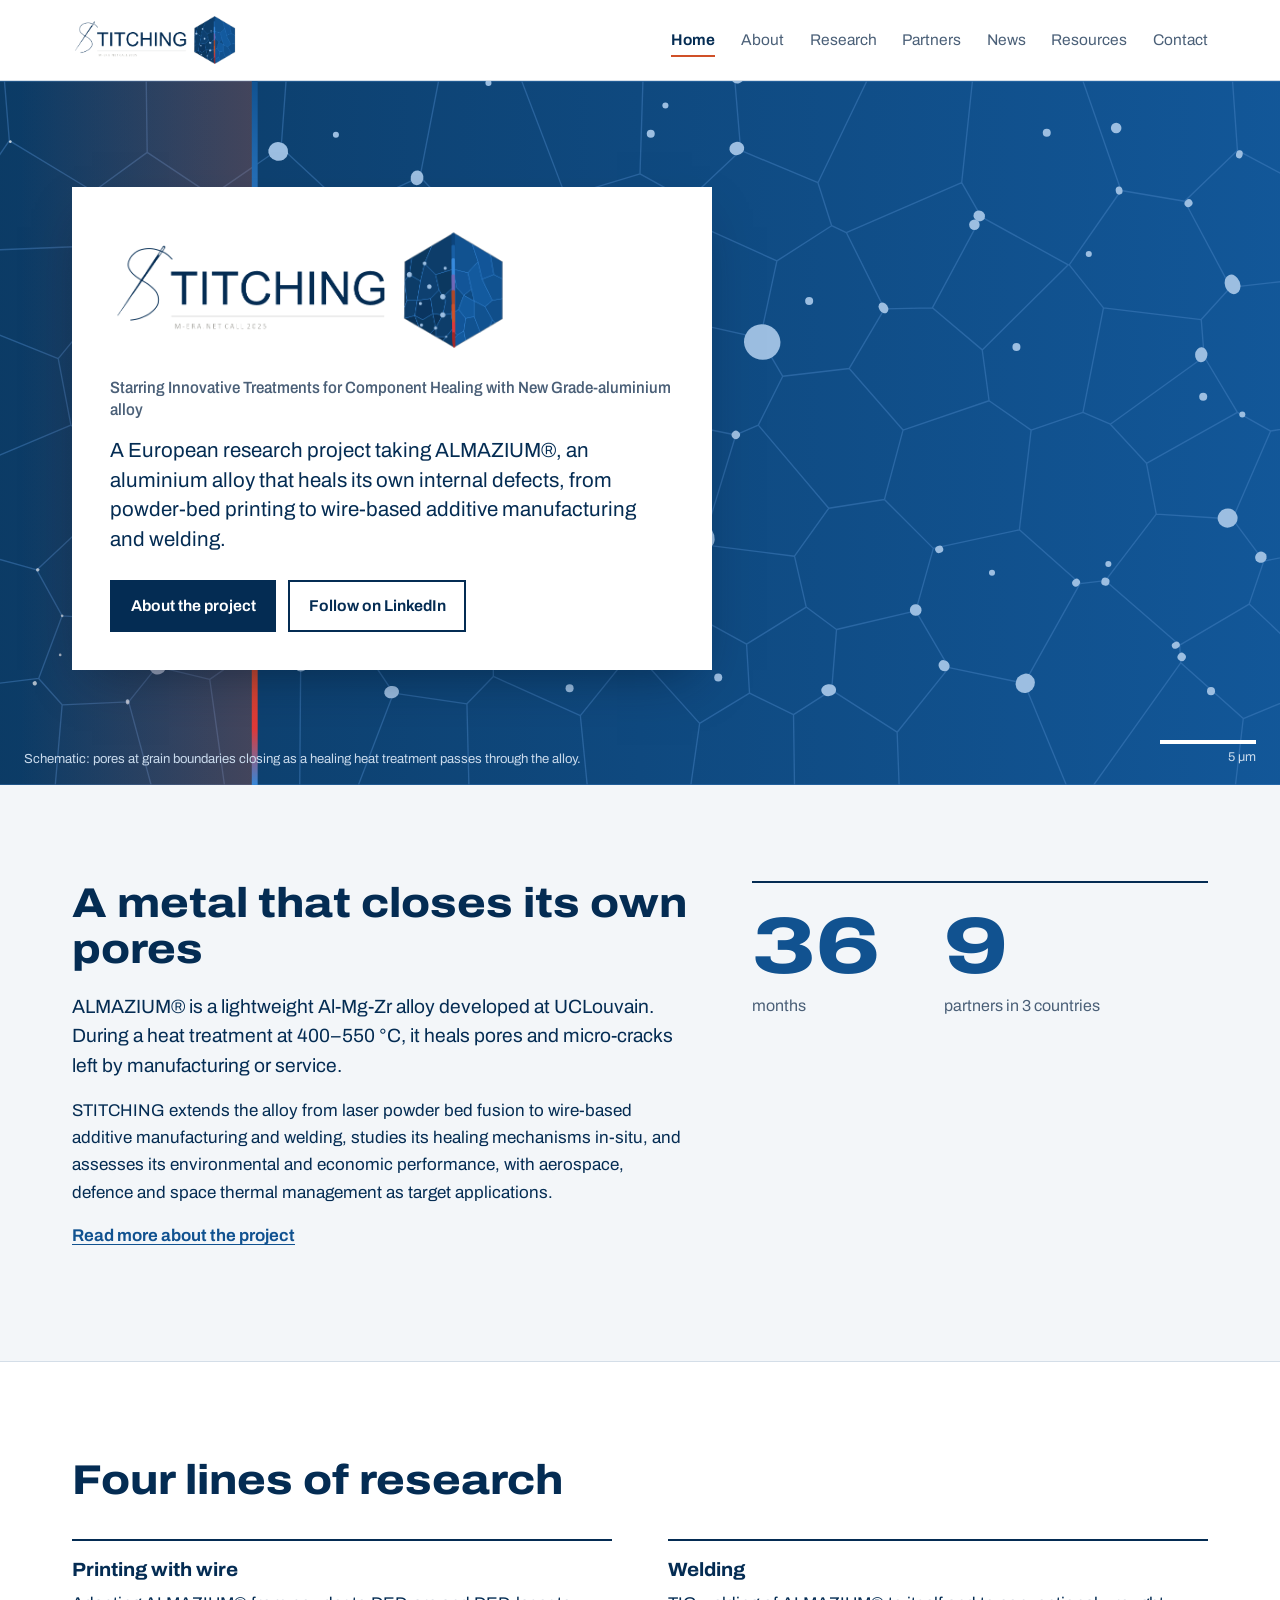
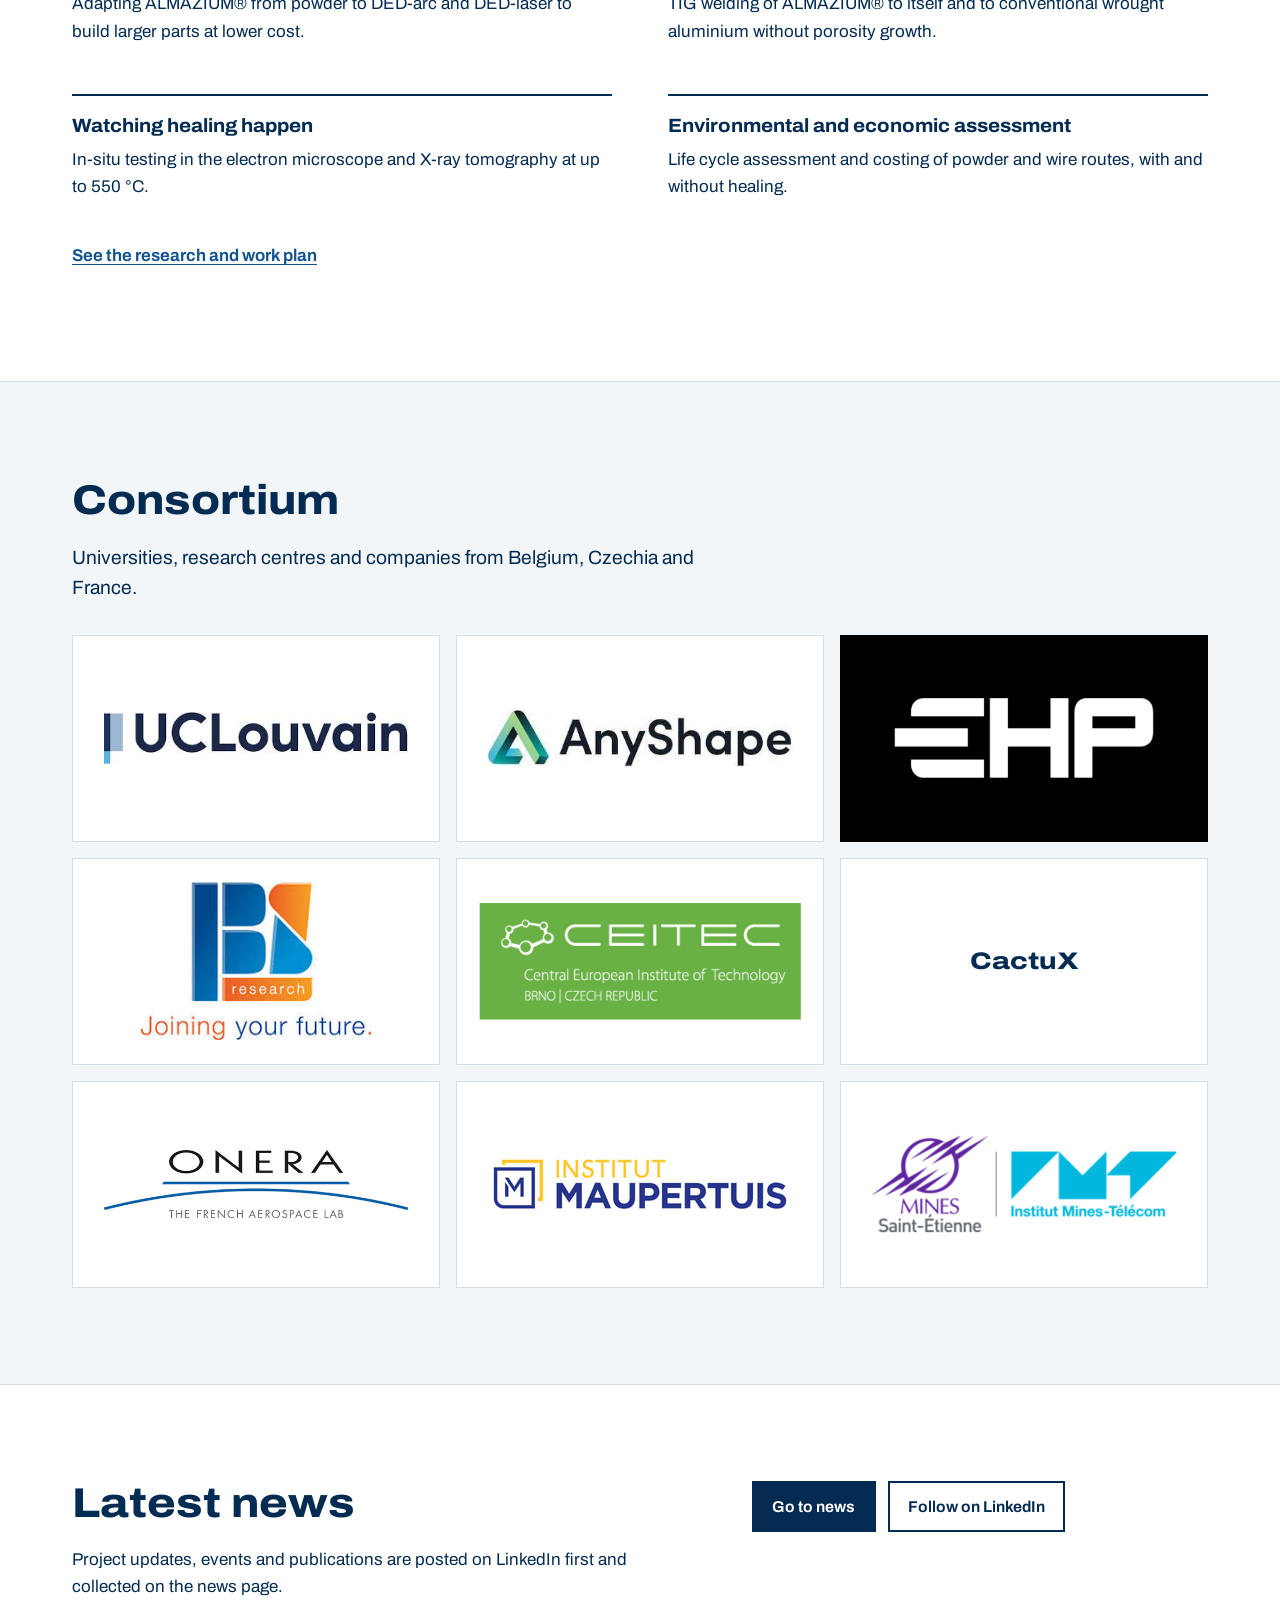
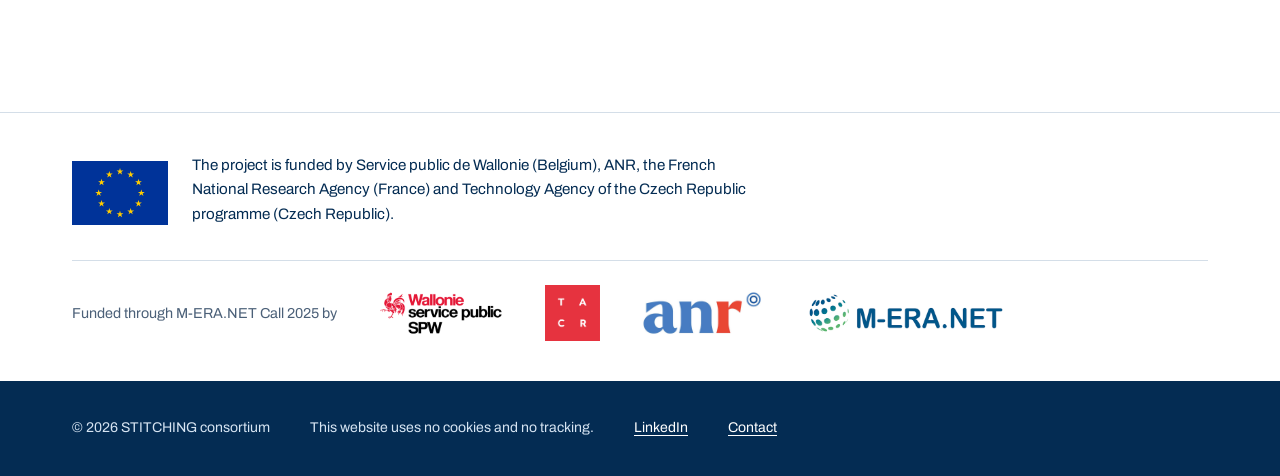
<file: index.html>
<!DOCTYPE html>
<html lang="en">
<head>
<meta charset="utf-8">
<meta name="viewport" content="width=device-width, initial-scale=1">
<title>STITCHING | Self-healing aluminium for additive manufacturing</title>
<meta name="description" content="STITCHING is an M-ERA.NET research project on ALMAZIUM®, a self-healing aluminium alloy for additive manufacturing and welding.">
<link rel="icon" href="assets/img/favicon.png" type="image/png">
<link rel="apple-touch-icon" href="assets/img/apple-touch-icon.png">
<meta property="og:title" content="STITCHING | Self-healing aluminium for additive manufacturing">
<meta property="og:description" content="STITCHING is an M-ERA.NET research project on ALMAZIUM®, a self-healing aluminium alloy for additive manufacturing and welding.">
<meta property="og:image" content="https://stitching-meranet.eu/assets/img/social-card.png">
<meta property="og:image:width" content="1200">
<meta property="og:image:height" content="627">
<meta property="og:url" content="https://stitching-meranet.eu/">
<meta property="og:type" content="website">
<meta property="og:site_name" content="STITCHING">
<meta name="twitter:card" content="summary_large_image">
<link rel="canonical" href="https://stitching-meranet.eu/">
<link rel="stylesheet" href="assets/style.css">
</head>
<body>
<a class="skip" href="#main">Skip to content</a>

<header class="site-header">
  <div class="wrap">
    <a class="brand" href="index.html"><img src="assets/img/stitching-logo.png" alt="STITCHING home" width="869" height="282"></a>
    <button class="menu-btn" type="button" aria-expanded="false" aria-controls="site-nav">Menu</button>
    <nav class="nav" id="site-nav" aria-label="Main">
      <ul>
        <li><a href="index.html" aria-current="page">Home</a></li>
        <li><a href="about.html">About</a></li>
        <li><a href="research.html">Research</a></li>
        <li><a href="partners.html">Partners</a></li>
        <li><a href="news.html">News</a></li>
        <li><a href="resources.html">Resources</a></li>
        <li><a href="contact.html">Contact</a></li>
      </ul>
    </nav>
  </div>
</header>

<main id="main">
<div class="hero">
  <svg class="micro" viewBox="0 0 1600 720" preserveAspectRatio="xMidYMid slice" aria-hidden="true">
    <defs>
      <linearGradient id="bg" x1="0" x2="1"><stop offset="0" stop-color="#0B3860"/><stop offset="1" stop-color="#135A9E"/></linearGradient>
      <linearGradient id="glow" x1="0" x2="1">
        <stop offset="0" stop-color="#D05028" stop-opacity="0"/>
        <stop offset="1" stop-color="#D05028" stop-opacity=".28"/>
      </linearGradient>
      <linearGradient id="stitch" x1="0" x2="0" y1="0" y2="1">
        <stop offset="0" stop-color="#115290"/><stop offset=".28" stop-color="#378ADD"/>
        <stop offset=".45" stop-color="#7A5BA8"/><stop offset=".55" stop-color="#B04828"/>
        <stop offset=".8" stop-color="#D05028"/><stop offset=".92" stop-color="#E03838"/>
        <stop offset="1" stop-color="#3587D8"/>
      </linearGradient>
    </defs>
    <rect width="1600" height="720" fill="url(#bg)"/>
    <path class="grains" d="M1050 233L1014 294M1540 577L1600 581M1411 339L1318 391M958 486L870 475M1494 602L1423 535M724 118L800 95M432 264L359 294M1377 282L1281 351M277 635L306 599M852 720L746 720M306 599L360 612M209 547L286 552M218 352L205 284M92 291L133 255M1100 478L1050 428M673 314L705 320M0 538L0 391M940 184L923 263M1011 155L996 148M512 720L625 720M594 0L679 -0M308 222L363 155M1116 600L1063 666M115 119L155 61M1352 577L1423 535M348 342L359 294M739 649L789 587M534 317L565 245M458 469L470 381M921 352L946 302M648 175L622 226M1274 232L1253 339M183 500L258 430M209 547L185 611M256 379L218 352M296 73L295 0M205 284L133 255M121 205L0 202M1466 204L1537 265M861 657L799 588M261 216L234 169M1406 -0L1510 0M377 372L470 381M788 247L781 271M1540 577L1504 478M1492 114L1411 71M1253 0L1406 -0M970 538L909 576M789 587L799 588M261 216L205 284M1001 561L1082 542M1600 436L1541 438M130 485L116 395M788 247L807 237M1445 358L1474 353M755 533L679 519M1099 232L1150 275M134 173L115 119M363 155L452 205M755 533L789 587M534 528L530 506M1149 139L1099 232M1116 600L1082 542M1276 511L1328 443M1200 357L1188 459M120 619L185 611M1540 577L1494 602M1516 100L1510 0M130 485L183 500M614 427L616 361M1485 624L1531 720M702 161L724 118M854 145L807 237M594 0L438 0M1404 211L1374 244M1264 720L1236 720M1438 491L1406 448M800 458L777 420M389 492L410 577M277 635L209 638M120 619L82 720M1150 275L1157 327M62 540L0 538M62 540L120 619M1445 358L1411 339M1411 339L1377 282M360 612L375 720M614 427L567 446M548 626L623 637M512 720L452 720M359 294L308 222M1050 428L1069 357M1474 353L1541 438M1531 720L1600 720M458 469L530 506M241 113L296 73M458 469L389 492M183 500L209 547M1438 491L1504 478M1239 188L1274 232M1001 561L996 623M849 122L854 145M375 720L452 720M1100 478L1188 459M92 291L0 260M898 362L829 348M286 552L306 599M1082 542L1100 478M1236 720L1193 616M650 609L739 649M800 95L849 122M623 637L625 720M829 348L781 271M679 -0L803 0M982 104L1032 0M530 506L567 446M1353 595L1417 652M1600 436L1600 581M594 0L575 98M1001 561L970 538M870 475L862 550M348 342L377 372M1417 652L1409 720M1318 391L1281 351M909 576L862 550M575 98L648 175M209 638L185 611M134 173L234 169M1050 233L1099 232M567 446L491 366M958 486L993 437M702 161L788 247M1292 112L1357 123M202 720L209 638M565 245L622 226M625 720L746 720M1423 535L1438 491M491 366L470 381M912 626L861 657M115 119L0 107M1200 357L1157 327M1069 357L1014 294M1374 244L1377 282M800 458L755 533M513 574L453 594M1600 720L1600 581M1149 139L1238 188M996 148L940 184M1600 -0L1600 112M616 361L673 314M1250 514L1276 511M0 202L0 260M241 113L155 61M300 720L375 720M453 594L410 577M319 492L378 485M0 0L150 0M1065 720L958 720M1063 666L1065 720M861 657L852 720M502 132L487 184M295 0L150 0M1238 188L1239 188M1445 358L1406 448M1116 600L1193 616M1253 0L1140 -0M134 173L121 205M923 263L807 237M155 61L150 0M650 554L679 519M513 574L548 626M903 71L849 122M862 550L799 588M1200 357L1253 339M897 0L803 0M865 470L898 362M732 407L777 420M453 594L452 720M505 331L491 366M575 98L502 132M666 458L679 519M1050 428L993 437M91 380L92 291M438 0L433 68M505 331L534 317M616 361L534 317M614 427L666 458M1541 438L1504 478M1193 616L1250 514M1149 139L1129 104M957 648L958 720M1537 265L1474 353M0 720L0 538M258 430L256 379M921 352L898 362M565 245L487 184M1353 595L1352 577M300 720L277 635M1157 327L1069 357M732 407L705 320M724 118L679 -0M777 420L829 348M1466 204L1404 211M1404 211L1357 123M1239 188L1292 112M121 205L133 255M91 380L0 391M1129 104L1140 -0M296 73L362 117M377 372L378 485M623 637L650 609M1466 204L1492 114M1411 71L1406 -0M982 104L996 148M0 202L0 107M433 68L502 132M1250 514L1188 459M993 437L921 352M1494 602L1485 624M865 470L800 458M0 720L82 720M970 538L958 486M1417 652L1485 624M909 576L912 626M1238 188L1150 275M800 95L803 0M256 379L348 342M534 528L650 554M438 0L295 0M1353 595L1264 720M1374 244L1274 232M702 161L648 175M996 623L957 648M363 155L362 117M958 720L852 720M286 552L319 492M897 0L903 71M946 302L923 263M1600 261L1600 112M258 430L319 492M534 528L513 574M241 113L234 169M705 320L781 271M957 648L912 626M433 68L362 117M1328 443L1406 448M378 485L389 492M1411 71L1357 123M1253 339L1281 351M673 314L622 226M1253 0L1292 112M1600 -0L1510 0M202 720L300 720M739 649L746 720M903 71L982 104M432 264L505 331M996 623L1063 666M1537 265L1600 261M1011 155L1050 233M0 0L0 107M1014 294L946 302M854 145L940 184M548 626L512 720M1409 720L1531 720M1032 0L1140 -0M360 612L410 577M1600 261L1600 436M130 485L62 540M1276 511L1352 577M666 458L732 407M1492 114L1516 100M650 554L650 609M1264 720L1409 720M1328 443L1318 391M1516 100L1600 112M897 0L1032 0M202 720L82 720M261 216L308 222M1236 720L1065 720M452 205L487 184M870 475L865 470M0 391L0 260M116 395L218 352M116 395L91 380M432 264L452 205M1129 104L1011 155"/>
    <g id="pores"><g data-x="568" transform="translate(568 246) rotate(24)"><ellipse class="pore" rx="4.2" ry="3.3"/><circle class="healed" r="1.4"/></g><g data-x="64" transform="translate(64 542) rotate(150)"><ellipse class="pore" rx="6.0" ry="4.9"/><circle class="healed" r="1.4"/></g><g data-x="346" transform="translate(346 345) rotate(68)"><ellipse class="pore" rx="6.0" ry="5.8"/><circle class="healed" r="1.4"/></g><g data-x="181" transform="translate(181 616) rotate(149)"><ellipse class="pore" rx="10.2" ry="9.6"/><circle class="healed" r="2.2"/></g><g data-x="615" transform="translate(615 419) rotate(136)"><ellipse class="pore" rx="4.2" ry="3.7"/><circle class="healed" r="1.4"/></g><g data-x="375" transform="translate(375 485) rotate(161)"><ellipse class="pore" rx="7.6" ry="7.2"/><circle class="healed" r="1.7"/></g><g data-x="458" transform="translate(458 474) rotate(130)"><ellipse class="pore" rx="10.2" ry="9.3"/><circle class="healed" r="2.2"/></g><g data-x="135" transform="translate(135 488) rotate(71)"><ellipse class="pore" rx="10.2" ry="9.6"/><circle class="healed" r="2.2"/></g><g data-x="1194" transform="translate(1194 616) rotate(130)"><ellipse class="pore" rx="10.2" ry="9.6"/><circle class="healed" r="2.2"/></g><g data-x="412" transform="translate(412 577) rotate(152)"><ellipse class="pore" rx="6.0" ry="4.5"/><circle class="healed" r="1.4"/></g><g data-x="184" transform="translate(184 500) rotate(69)"><ellipse class="pore" rx="7.6" ry="7.1"/><circle class="healed" r="1.7"/></g><g data-x="473" transform="translate(473 379) rotate(137)"><ellipse class="pore" rx="6.0" ry="4.6"/><circle class="healed" r="1.4"/></g><g data-x="1401" transform="translate(1401 447) rotate(166)"><ellipse class="pore" rx="10.2" ry="9.8"/><circle class="healed" r="2.2"/></g><g data-x="1413" transform="translate(1413 75) rotate(103)"><ellipse class="pore" rx="4.2" ry="3.4"/><circle class="healed" r="1.4"/></g><g data-x="898" transform="translate(898 362) rotate(39)"><ellipse class="pore" rx="4.2" ry="4.2"/><circle class="healed" r="1.4"/></g><g data-x="1049" transform="translate(1049 232) rotate(56)"><ellipse class="pore" rx="6.0" ry="4.5"/><circle class="healed" r="1.4"/></g><g data-x="130" transform="translate(130 259) rotate(179)"><ellipse class="pore" rx="6.0" ry="4.5"/><circle class="healed" r="1.4"/></g><g data-x="156" transform="translate(156 62) rotate(41)"><ellipse class="pore" rx="4.2" ry="3.6"/><circle class="healed" r="1.4"/></g><g data-x="1348" transform="translate(1348 577) rotate(155)"><ellipse class="pore" rx="4.2" ry="3.4"/><circle class="healed" r="1.4"/></g><g data-x="1374" transform="translate(1374 280) rotate(95)"><ellipse class="pore" rx="7.6" ry="6.3"/><circle class="healed" r="1.7"/></g><g data-x="725" transform="translate(725 117) rotate(71)"><ellipse class="pore" rx="7.6" ry="6.7"/><circle class="healed" r="1.7"/></g><g data-x="321" transform="translate(321 497) rotate(20)"><ellipse class="pore" rx="4.2" ry="3.3"/><circle class="healed" r="1.4"/></g><g data-x="1354" transform="translate(1354 589) rotate(37)"><ellipse class="pore" rx="4.2" ry="4.2"/><circle class="healed" r="1.4"/></g><g data-x="865" transform="translate(865 465) rotate(57)"><ellipse class="pore" rx="13.6" ry="10.3"/><circle class="healed" r="3.0"/></g><g data-x="1106" transform="translate(1106 479) rotate(159)"><ellipse class="pore" rx="4.2" ry="3.7"/><circle class="healed" r="1.4"/></g><g data-x="359" transform="translate(359 291) rotate(153)"><ellipse class="pore" rx="10.2" ry="9.5"/><circle class="healed" r="2.2"/></g><g data-x="508" transform="translate(508 334) rotate(136)"><ellipse class="pore" rx="6.0" ry="4.7"/><circle class="healed" r="1.4"/></g><g data-x="546" transform="translate(546 625) rotate(169)"><ellipse class="pore" rx="7.6" ry="6.3"/><circle class="healed" r="1.7"/></g><g data-x="1276" transform="translate(1276 512) rotate(104)"><ellipse class="pore" rx="4.2" ry="4.2"/><circle class="healed" r="1.4"/></g><g data-x="807" transform="translate(807 238) rotate(116)"><ellipse class="pore" rx="10.2" ry="9.5"/><circle class="healed" r="2.2"/></g><g data-x="728" transform="translate(728 404) rotate(150)"><ellipse class="pore" rx="6.0" ry="5.5"/><circle class="healed" r="1.4"/></g><g data-x="1361" transform="translate(1361 125) rotate(138)"><ellipse class="pore" rx="4.2" ry="3.8"/><circle class="healed" r="1.4"/></g><g data-x="785" transform="translate(785 255) rotate(84)"><ellipse class="pore" rx="4.2" ry="4.2"/><circle class="healed" r="1.4"/></g><g data-x="502" transform="translate(502 127) rotate(15)"><ellipse class="pore" rx="7.6" ry="7.1"/><circle class="healed" r="1.7"/></g><g data-x="119" transform="translate(119 396) rotate(82)"><ellipse class="pore" rx="13.6" ry="10.3"/><circle class="healed" r="3.0"/></g><g data-x="0" transform="translate(0 536) rotate(40)"><ellipse class="pore" rx="4.2" ry="3.8"/><circle class="healed" r="1.4"/></g><g data-x="1246" transform="translate(1246 513) rotate(135)"><ellipse class="pore" rx="4.2" ry="3.7"/><circle class="healed" r="1.4"/></g><g data-x="703" transform="translate(703 317) rotate(112)"><ellipse class="pore" rx="10.2" ry="8.9"/><circle class="healed" r="2.2"/></g><g data-x="572" transform="translate(572 99) rotate(100)"><ellipse class="pore" rx="7.6" ry="6.5"/><circle class="healed" r="1.7"/></g><g data-x="114" transform="translate(114 121) rotate(136)"><ellipse class="pore" rx="6.0" ry="5.2"/><circle class="healed" r="1.4"/></g><g data-x="1466" transform="translate(1466 207) rotate(152)"><ellipse class="pore" rx="10.2" ry="8.7"/><circle class="healed" r="2.2"/></g><g data-x="1406" transform="translate(1406 208) rotate(70)"><ellipse class="pore" rx="10.2" ry="7.8"/><circle class="healed" r="2.2"/></g><g data-x="900" transform="translate(900 -5) rotate(122)"><ellipse class="pore" rx="7.6" ry="7.0"/><circle class="healed" r="1.7"/></g><g data-x="1542" transform="translate(1542 435) rotate(53)"><ellipse class="pore" rx="4.2" ry="3.5"/><circle class="healed" r="1.4"/></g><g data-x="535" transform="translate(535 314) rotate(105)"><ellipse class="pore" rx="6.0" ry="5.0"/><circle class="healed" r="1.4"/></g><g data-x="701" transform="translate(701 161) rotate(159)"><ellipse class="pore" rx="6.0" ry="4.9"/><circle class="healed" r="1.4"/></g><g data-x="367" transform="translate(367 114) rotate(56)"><ellipse class="pore" rx="4.2" ry="4.1"/><circle class="healed" r="1.4"/></g><g data-x="1435" transform="translate(1435 487) rotate(149)"><ellipse class="pore" rx="6.0" ry="5.7"/><circle class="healed" r="1.4"/></g><g data-x="252" transform="translate(252 378) rotate(98)"><ellipse class="pore" rx="6.0" ry="5.0"/><circle class="healed" r="1.4"/></g><g data-x="430" transform="translate(430 72) rotate(10)"><ellipse class="pore" rx="10.2" ry="9.6"/><circle class="healed" r="2.2"/></g><g data-x="531" transform="translate(531 532) rotate(123)"><ellipse class="pore" rx="6.0" ry="4.6"/><circle class="healed" r="1.4"/></g><g data-x="1111" transform="translate(1111 598) rotate(46)"><ellipse class="pore" rx="6.0" ry="5.4"/><circle class="healed" r="1.4"/></g><g data-x="993" transform="translate(993 623) rotate(173)"><ellipse class="pore" rx="7.6" ry="6.1"/><circle class="healed" r="1.7"/></g><g data-x="1516" transform="translate(1516 98) rotate(76)"><ellipse class="pore" rx="6.0" ry="4.6"/><circle class="healed" r="1.4"/></g><g data-x="530" transform="translate(530 503) rotate(58)"><ellipse class="pore" rx="4.2" ry="3.3"/><circle class="healed" r="1.4"/></g><g data-x="363" transform="translate(363 153) rotate(112)"><ellipse class="pore" rx="13.6" ry="12.4"/><circle class="healed" r="3.0"/></g><g data-x="209" transform="translate(209 547) rotate(79)"><ellipse class="pore" rx="6.0" ry="4.8"/><circle class="healed" r="1.4"/></g><g data-x="1147" transform="translate(1147 138) rotate(24)"><ellipse class="pore" rx="6.0" ry="5.4"/><circle class="healed" r="1.4"/></g><g data-x="1082" transform="translate(1082 541) rotate(5)"><ellipse class="pore" rx="6.0" ry="5.9"/><circle class="healed" r="1.4"/></g><g data-x="276" transform="translate(276 635) rotate(82)"><ellipse class="pore" rx="6.0" ry="4.5"/><circle class="healed" r="1.4"/></g><g data-x="454" transform="translate(454 594) rotate(111)"><ellipse class="pore" rx="10.2" ry="8.2"/><circle class="healed" r="2.2"/></g><g data-x="94" transform="translate(94 292) rotate(166)"><ellipse class="pore" rx="10.2" ry="8.1"/><circle class="healed" r="2.2"/></g><g data-x="799" transform="translate(799 460) rotate(108)"><ellipse class="pore" rx="4.2" ry="3.9"/><circle class="healed" r="1.4"/></g><g data-x="925" transform="translate(925 267) rotate(21)"><ellipse class="pore" rx="18.7" ry="18.1"/><circle class="healed" r="4.1"/></g><g data-x="137" transform="translate(137 173) rotate(178)"><ellipse class="pore" rx="10.2" ry="10.0"/><circle class="healed" r="2.2"/></g><g data-x="899" transform="translate(899 69) rotate(171)"><ellipse class="pore" rx="7.6" ry="6.8"/><circle class="healed" r="1.7"/></g><g data-x="313" transform="translate(313 227) rotate(130)"><ellipse class="pore" rx="7.6" ry="5.7"/><circle class="healed" r="1.7"/></g><g data-x="239" transform="translate(239 115) rotate(61)"><ellipse class="pore" rx="13.6" ry="12.8"/><circle class="healed" r="3.0"/></g><g data-x="1290" transform="translate(1290 112) rotate(81)"><ellipse class="pore" rx="4.2" ry="3.5"/><circle class="healed" r="1.4"/></g><g data-x="307" transform="translate(307 599) rotate(154)"><ellipse class="pore" rx="13.6" ry="12.5"/><circle class="healed" r="3.0"/></g><g data-x="645" transform="translate(645 2) rotate(0)"><ellipse class="pore" rx="3.1" ry="3.1"/><circle class="healed" r="1.4"/></g><g data-x="1259" transform="translate(1259 177) rotate(0)"><ellipse class="pore" rx="3.1" ry="3.1"/><circle class="healed" r="1.4"/></g><g data-x="1279" transform="translate(1279 494) rotate(0)"><ellipse class="pore" rx="3.1" ry="3.1"/><circle class="healed" r="1.4"/></g><g data-x="340" transform="translate(340 193) rotate(0)"><ellipse class="pore" rx="5.4" ry="5.4"/><circle class="healed" r="1.4"/></g><g data-x="430" transform="translate(430 506) rotate(0)"><ellipse class="pore" rx="5.4" ry="5.4"/><circle class="healed" r="1.4"/></g><g data-x="207" transform="translate(207 587) rotate(0)"><ellipse class="pore" rx="4.1" ry="4.1"/><circle class="healed" r="1.4"/></g><g data-x="826" transform="translate(826 25) rotate(0)"><ellipse class="pore" rx="3.1" ry="3.1"/><circle class="healed" r="1.4"/></g><g data-x="880" transform="translate(880 610) rotate(0)"><ellipse class="pore" rx="4.1" ry="4.1"/><circle class="healed" r="1.4"/></g><g data-x="439" transform="translate(439 551) rotate(0)"><ellipse class="pore" rx="3.1" ry="3.1"/><circle class="healed" r="1.4"/></g><g data-x="973" transform="translate(973 225) rotate(0)"><ellipse class="pore" rx="4.1" ry="4.1"/><circle class="healed" r="1.4"/></g><g data-x="728" transform="translate(728 621) rotate(0)"><ellipse class="pore" rx="4.1" ry="4.1"/><circle class="healed" r="1.4"/></g><g data-x="469" transform="translate(469 546) rotate(0)"><ellipse class="pore" rx="5.4" ry="5.4"/><circle class="healed" r="1.4"/></g><g data-x="1185" transform="translate(1185 272) rotate(0)"><ellipse class="pore" rx="4.1" ry="4.1"/><circle class="healed" r="1.4"/></g><g data-x="1160" transform="translate(1160 503) rotate(0)"><ellipse class="pore" rx="3.1" ry="3.1"/><circle class="healed" r="1.4"/></g><g data-x="42" transform="translate(42 693) rotate(0)"><ellipse class="pore" rx="4.1" ry="4.1"/><circle class="healed" r="1.4"/></g><g data-x="1142" transform="translate(1142 147) rotate(0)"><ellipse class="pore" rx="5.4" ry="5.4"/><circle class="healed" r="1.4"/></g><g data-x="446" transform="translate(446 338) rotate(0)"><ellipse class="pore" rx="5.4" ry="5.4"/><circle class="healed" r="1.4"/></g><g data-x="1376" transform="translate(1376 323) rotate(0)"><ellipse class="pore" rx="4.1" ry="4.1"/><circle class="healed" r="1.4"/></g><g data-x="489" transform="translate(489 55) rotate(0)"><ellipse class="pore" rx="3.1" ry="3.1"/><circle class="healed" r="1.4"/></g><g data-x="351" transform="translate(351 195) rotate(0)"><ellipse class="pore" rx="3.1" ry="3.1"/><circle class="healed" r="1.4"/></g><g data-x="101" transform="translate(101 335) rotate(0)"><ellipse class="pore" rx="3.1" ry="3.1"/><circle class="healed" r="1.4"/></g><g data-x="343" transform="translate(343 532) rotate(0)"><ellipse class="pore" rx="5.4" ry="5.4"/><circle class="healed" r="1.4"/></g><g data-x="437" transform="translate(437 412) rotate(0)"><ellipse class="pore" rx="5.4" ry="5.4"/><circle class="healed" r="1.4"/></g><g data-x="811" transform="translate(811 54) rotate(0)"><ellipse class="pore" rx="4.1" ry="4.1"/><circle class="healed" r="1.4"/></g><g data-x="1416" transform="translate(1416 341) rotate(0)"><ellipse class="pore" rx="3.1" ry="3.1"/><circle class="healed" r="1.4"/></g><g data-x="1287" transform="translate(1287 48) rotate(0)"><ellipse class="pore" rx="5.4" ry="5.4"/><circle class="healed" r="1.4"/></g><g data-x="1384" transform="translate(1384 624) rotate(0)"><ellipse class="pore" rx="4.1" ry="4.1"/><circle class="healed" r="1.4"/></g><g data-x="9" transform="translate(9 376) rotate(0)"><ellipse class="pore" rx="3.1" ry="3.1"/><circle class="healed" r="1.4"/></g><g data-x="1216" transform="translate(1216 53) rotate(0)"><ellipse class="pore" rx="4.1" ry="4.1"/><circle class="healed" r="1.4"/></g><g data-x="424" transform="translate(424 585) rotate(0)"><ellipse class="pore" rx="4.1" ry="4.1"/><circle class="healed" r="1.4"/></g></g>
    <g id="front" transform="translate(-400 0)">
      <rect x="-240" y="0" width="240" height="720" fill="url(#glow)"/>
      <rect x="-3" y="0" width="6" height="720" fill="url(#stitch)"/>
    </g>
  </svg>

  <div class="hero-inner">
    <div class="plate">
      <h1>STITCHING</h1>
      <img class="logo" src="assets/img/stitching-logo.png" alt="STITCHING, M-ERA.NET Call 2025" width="869" height="282">
      <p class="long">Starring Innovative Treatments for Component Healing with New Grade-aluminium alloy</p>
      <p class="lede">A European research project taking ALMAZIUM®, an aluminium alloy that heals its own internal defects, from powder-bed printing to wire-based additive manufacturing and welding.</p>
      <div class="actions">
        <a class="btn primary" href="about.html">About the project</a>
        <a class="btn" href="https://www.linkedin.com/company/stitching-meranet/" rel="noopener">Follow on LinkedIn</a>
      </div>
    </div>
  </div>
  <p class="hero-caption">Schematic: pores at grain boundaries closing as a healing heat treatment passes through the alloy. <button class="replay" type="button" id="replay" hidden>Replay</button></p>
  <div class="scalebar" aria-hidden="true"><span></span><span>5 µm</span></div>
</div>

<section>
  <div class="wrap cols">
    <div>
      <h2>A metal that closes its own pores</h2>
      <p class="intro">ALMAZIUM® is a lightweight Al-Mg-Zr alloy developed at UCLouvain. During a heat treatment at 400–550 °C, it heals pores and micro-cracks left by manufacturing or service.</p>
      <p>STITCHING extends the alloy from laser powder bed fusion to wire-based additive manufacturing and welding, studies its healing mechanisms in-situ, and assesses its environmental and economic performance, with aerospace, defence and space thermal management as target applications.</p>
      <p><a class="more" href="about.html">Read more about the project</a></p>
    </div>
    <div class="counters">
      <div class="counter"><strong>36</strong><span>months</span></div>
      <div class="counter"><strong>9</strong><span>partners in 3 countries</span></div>
    </div>
  </div>
</section>

<section class="tint">
  <div class="wrap">
    <h2>Four lines of research</h2>
    <div class="lines">
      <div class="line"><h3>Printing with wire</h3><p>Adapting ALMAZIUM® from powder to DED-arc and DED-laser to build larger parts at lower cost.</p></div>
      <div class="line"><h3>Welding</h3><p>TIG welding of ALMAZIUM® to itself and to conventional wrought aluminium without porosity growth.</p></div>
      <div class="line"><h3>Watching healing happen</h3><p>In-situ testing in the electron microscope and X-ray tomography at up to 550 °C.</p></div>
      <div class="line"><h3>Environmental and economic assessment</h3><p>Life cycle assessment and costing of powder and wire routes, with and without healing.</p></div>
    </div>
    <p style="margin-top:2rem"><a class="more" href="research.html">See the research and work plan</a></p>
  </div>
</section>

<!-- PHOTOS: remove this comment line and the matching one below to show the gallery.
     Put photos in assets/photos/ (landscape, about 1600 px wide, JPG) and update the file names and captions.
<section>
  <div class="wrap">
    <h2>In the lab</h2>
    <div class="gallery">
      <figure><img src="assets/photos/photo-1.jpg" alt="Describe the photo" loading="lazy"><figcaption>Caption, partner name</figcaption></figure>
      <figure><img src="assets/photos/photo-2.jpg" alt="Describe the photo" loading="lazy"><figcaption>Caption, partner name</figcaption></figure>
      <figure><img src="assets/photos/photo-3.jpg" alt="Describe the photo" loading="lazy"><figcaption>Caption, partner name</figcaption></figure>
    </div>
  </div>
</section>
END PHOTOS -->

<section>
  <div class="wrap">
    <h2>Consortium</h2>
    <p class="intro">Universities, research centres and companies from Belgium, Czechia and France.</p>
    <ul class="logo-wall">
      <li><a href="partners.html#uclouvain" class=""><img src="assets/logos/uclouvain.png" alt="UCLouvain" loading="lazy"></a></li>
      <li><a href="partners.html#anyshape" class=""><img src="assets/logos/anyshape.png" alt="AnyShape" loading="lazy"></a></li>
      <li><a href="partners.html#ehp" class="dark"><img src="assets/logos/ehp.png" alt="Euro Heat Pipes (EHP)" loading="lazy"></a></li>
      <li><a href="partners.html#bwi" class=""><img src="assets/logos/bwi.png" alt="Belgian Welding Institute (BWI)" loading="lazy"></a></li>
      <li><a href="partners.html#ceitec" class=""><img src="assets/logos/ceitec.png" alt="CEITEC BUT" loading="lazy"></a></li>
      <li><a href="partners.html#cactux" class=""><span class="wordmark">CactuX</span></a></li>
      <li><a href="partners.html#onera" class=""><img src="assets/logos/onera.png" alt="ONERA" loading="lazy"></a></li>
      <li><a href="partners.html#maupertuis" class=""><img src="assets/logos/maupertuis.png" alt="Institut Maupertuis" loading="lazy"></a></li>
      <li><a href="partners.html#mines-saint-etienne" class=""><img src="assets/logos/mines-saint-etienne.png" alt="Mines Saint-Étienne, Institut Mines-Télécom" loading="lazy"></a></li>
    </ul>
  </div>
</section>

<section class="tint">
  <div class="wrap cols">
    <div>
      <h2>Latest news</h2>
      <p>Project updates, events and publications are posted on LinkedIn first and collected on the news page.</p>
    </div>
    <div class="actions" style="margin-top:0">
      <a class="btn primary" href="news.html">Go to news</a>
      <a class="btn" href="https://www.linkedin.com/company/stitching-meranet/" rel="noopener">Follow on LinkedIn</a>
    </div>
  </div>
</section>
</main>

<div class="funding-band">
  <div class="wrap">
    <div class="funding">
      <img class="eu" src="assets/img/eu-emblem.svg" alt="Flag of the European Union" width="96" height="64">
      <div>
        <p>The project is funded by Service public de Wallonie (Belgium), ANR, the French National Research Agency (France) and Technology Agency of the Czech Republic programme (Czech Republic).</p>
      </div>
    </div>
    <div class="funders">
      <span>Funded through M-ERA.NET Call 2025 by</span>
      <img src="assets/logos/spw.png" alt="Service public de Wallonie">
      <img class="square" src="assets/logos/tacr.png" alt="Technology Agency of the Czech Republic">
      <img src="assets/logos/anr.png" alt="Agence Nationale de la Recherche">
      <img src="assets/logos/meranet.png" alt="M-ERA.NET">
    </div>
  </div>
</div>

<footer>
  <div class="wrap">
    <span>© 2026 STITCHING consortium</span>
    <span>This website uses no cookies and no tracking.</span>
    <a href="https://www.linkedin.com/company/stitching-meranet/" rel="noopener">LinkedIn</a>
    <a href="contact.html">Contact</a>
  </div>
</footer>
<script src="assets/site.js"></script>
</body>
</html>
</file>
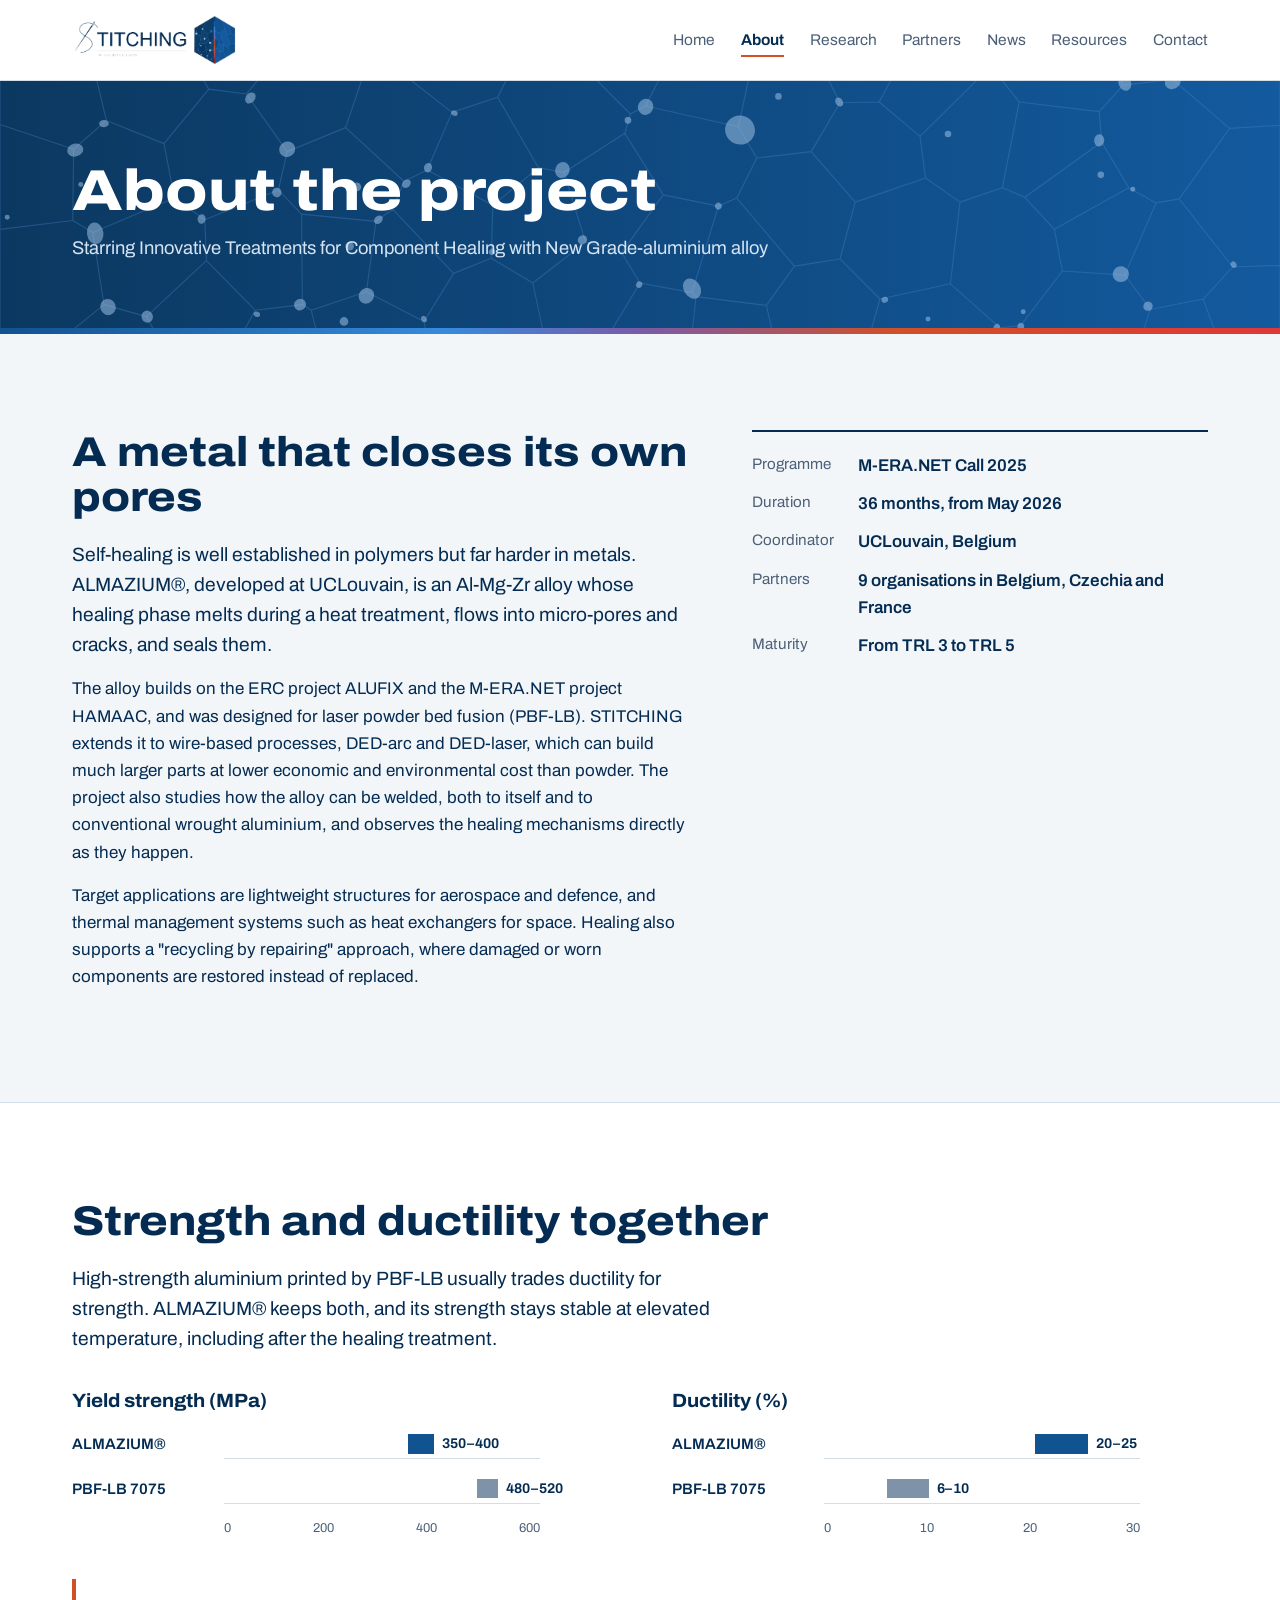
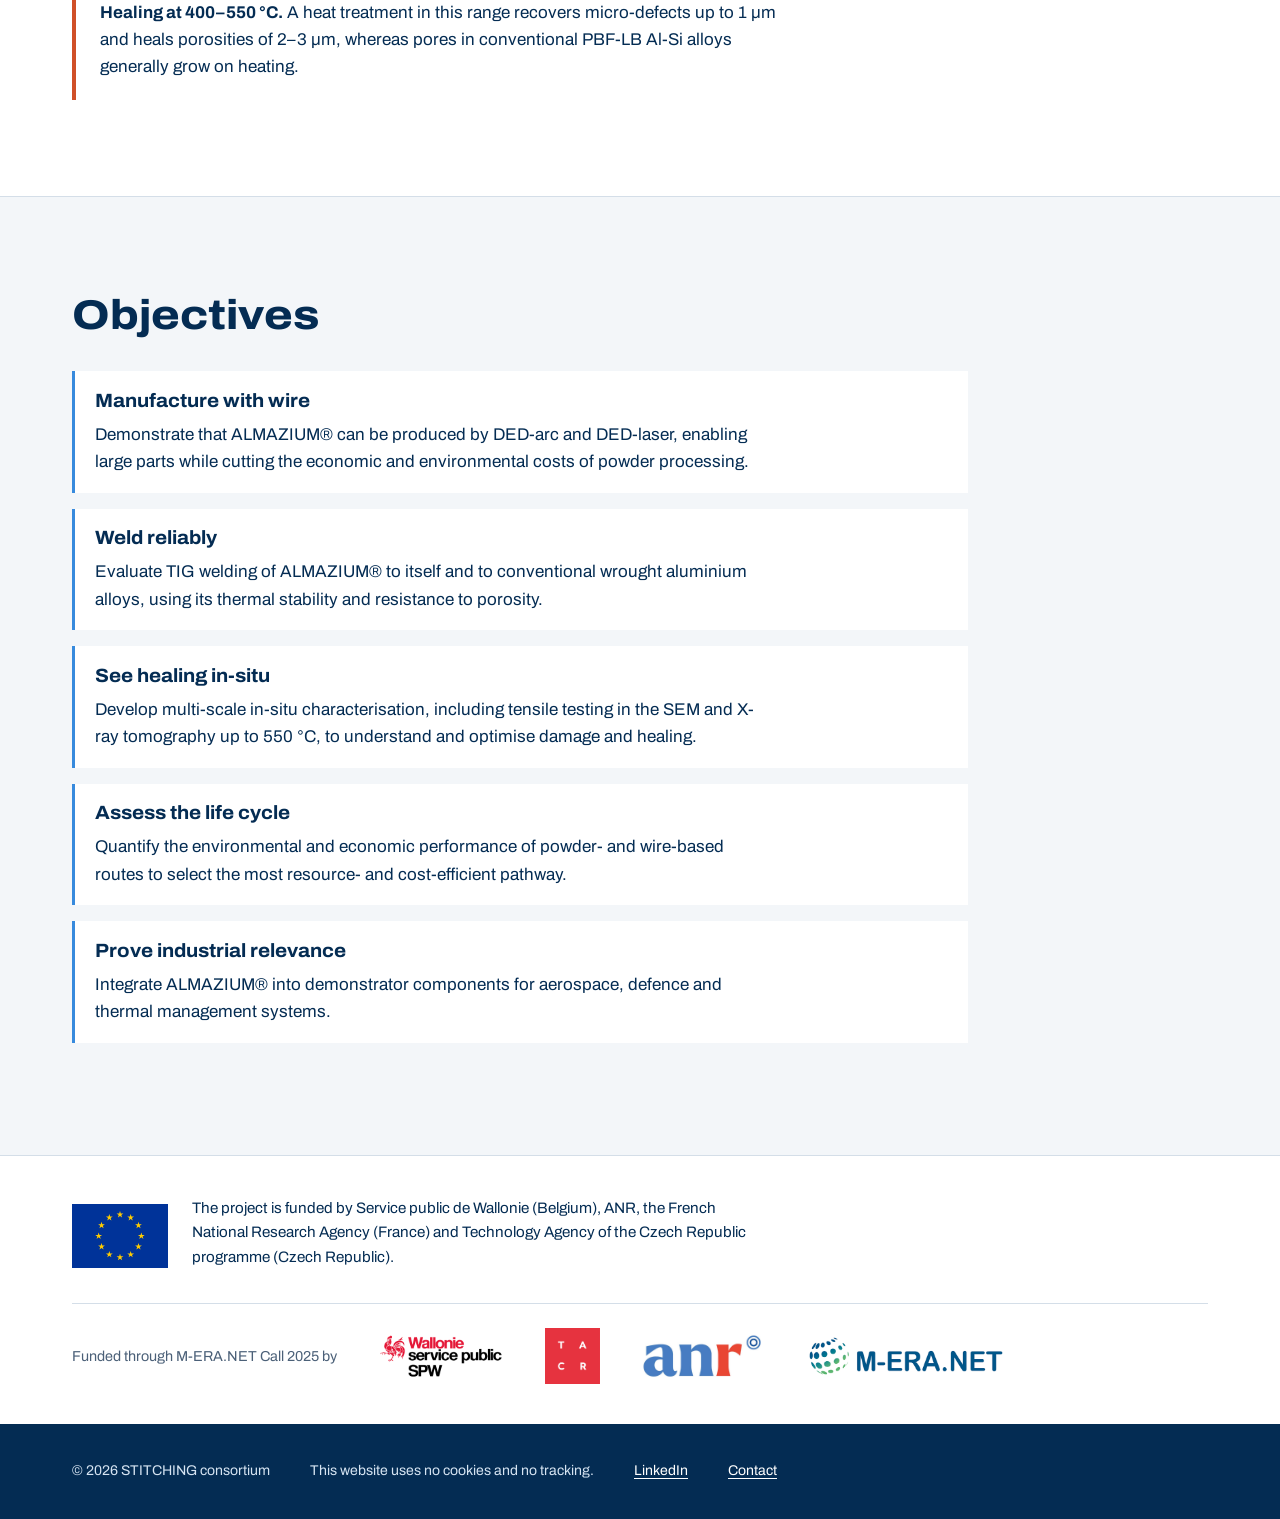
<file: about.html>
<!DOCTYPE html>
<html lang="en">
<head>
<meta charset="utf-8">
<meta name="viewport" content="width=device-width, initial-scale=1">
<title>About | STITCHING</title>
<meta name="description" content="STITCHING is an M-ERA.NET research project on ALMAZIUM®, a self-healing aluminium alloy for additive manufacturing and welding.">
<link rel="icon" href="assets/img/favicon.png" type="image/png">
<link rel="apple-touch-icon" href="assets/img/apple-touch-icon.png">
<meta property="og:title" content="About | STITCHING">
<meta property="og:description" content="STITCHING is an M-ERA.NET research project on ALMAZIUM®, a self-healing aluminium alloy for additive manufacturing and welding.">
<meta property="og:image" content="https://stitching-meranet.eu/assets/img/social-card.png">
<meta property="og:image:width" content="1200">
<meta property="og:image:height" content="627">
<meta property="og:url" content="https://stitching-meranet.eu/about.html">
<meta property="og:type" content="website">
<meta property="og:site_name" content="STITCHING">
<meta name="twitter:card" content="summary_large_image">
<link rel="canonical" href="https://stitching-meranet.eu/about.html">
<link rel="stylesheet" href="assets/style.css">
</head>
<body>
<a class="skip" href="#main">Skip to content</a>

<header class="site-header">
  <div class="wrap">
    <a class="brand" href="index.html"><img src="assets/img/stitching-logo.png" alt="STITCHING home" width="869" height="282"></a>
    <button class="menu-btn" type="button" aria-expanded="false" aria-controls="site-nav">Menu</button>
    <nav class="nav" id="site-nav" aria-label="Main">
      <ul>
        <li><a href="index.html">Home</a></li>
        <li><a href="about.html" aria-current="page">About</a></li>
        <li><a href="research.html">Research</a></li>
        <li><a href="partners.html">Partners</a></li>
        <li><a href="news.html">News</a></li>
        <li><a href="resources.html">Resources</a></li>
        <li><a href="contact.html">Contact</a></li>
      </ul>
    </nav>
  </div>
</header>

<main id="main">
<div class="banner">
  <div class="wrap">
    <h1>About the project</h1>
    <p>Starring Innovative Treatments for Component Healing with New Grade-aluminium alloy</p>
  </div>
</div>
<section>
  <div class="wrap cols">
    <div>
      <h2>A metal that closes its own pores</h2>
      <p class="intro">Self-healing is well established in polymers but far harder in metals. ALMAZIUM®, developed at UCLouvain, is an Al-Mg-Zr alloy whose healing phase melts during a heat treatment, flows into micro-pores and cracks, and seals them.</p>
      <p>The alloy builds on the ERC project ALUFIX and the M-ERA.NET project HAMAAC, and was designed for laser powder bed fusion (PBF-LB). STITCHING extends it to wire-based processes, DED-arc and DED-laser, which can build much larger parts at lower economic and environmental cost than powder. The project also studies how the alloy can be welded, both to itself and to conventional wrought aluminium, and observes the healing mechanisms directly as they happen.</p>
      <p>Target applications are lightweight structures for aerospace and defence, and thermal management systems such as heat exchangers for space. Healing also supports a "recycling by repairing" approach, where damaged or worn components are restored instead of replaced.</p>
    </div>
    <dl class="facts">
      <dt>Programme</dt><dd>M-ERA.NET Call 2025</dd>
      <dt>Duration</dt><dd>36 months, from May 2026</dd>
      <dt>Coordinator</dt><dd>UCLouvain, Belgium</dd>
      <dt>Partners</dt><dd>9 organisations in Belgium, Czechia and France</dd>
      <dt>Maturity</dt><dd>From TRL 3 to TRL 5</dd>
    </dl>
  </div>
</section>

<section class="tint">
  <div class="wrap">
    <h2>Strength and ductility together</h2>
    <p class="intro">High-strength aluminium printed by PBF-LB usually trades ductility for strength. ALMAZIUM® keeps both, and its strength stays stable at elevated temperature, including after the healing treatment.</p>
    <div class="compare">
      <div class="metric">
        <h3>Yield strength (MPa)</h3>
        <div class="row"><span class="who">ALMAZIUM®</span><div class="track"><div class="range ours" style="left:58.3%;width:8.3%"><b>350–400</b></div></div></div>
        <div class="row"><span class="who">PBF-LB 7075</span><div class="track"><div class="range" style="left:80%;width:6.7%"><b>480–520</b></div></div></div>
        <div class="axis"><span></span><div><span>0</span><span>200</span><span>400</span><span>600</span></div></div>
      </div>
      <div class="metric">
        <h3>Ductility (%)</h3>
        <div class="row"><span class="who">ALMAZIUM®</span><div class="track"><div class="range ours" style="left:66.7%;width:16.7%"><b>20–25</b></div></div></div>
        <div class="row"><span class="who">PBF-LB 7075</span><div class="track"><div class="range" style="left:20%;width:13.3%"><b>6–10</b></div></div></div>
        <div class="axis"><span></span><div><span>0</span><span>10</span><span>20</span><span>30</span></div></div>
      </div>
    </div>
    <div class="heal-note">
      <p><strong>Healing at 400–550 °C.</strong> A heat treatment in this range recovers micro-defects up to 1 µm and heals porosities of 2–3 µm, whereas pores in conventional PBF-LB Al-Si alloys generally grow on heating.</p>
    </div>
  </div>
</section>

<section>
  <div class="wrap">
    <h2>Objectives</h2>
    <ul class="objectives">
      <li><h3>Manufacture with wire</h3><p>Demonstrate that ALMAZIUM® can be produced by DED-arc and DED-laser, enabling large parts while cutting the economic and environmental costs of powder processing.</p></li>
      <li><h3>Weld reliably</h3><p>Evaluate TIG welding of ALMAZIUM® to itself and to conventional wrought aluminium alloys, using its thermal stability and resistance to porosity.</p></li>
      <li><h3>See healing in-situ</h3><p>Develop multi-scale in-situ characterisation, including tensile testing in the SEM and X-ray tomography up to 550 °C, to understand and optimise damage and healing.</p></li>
      <li><h3>Assess the life cycle</h3><p>Quantify the environmental and economic performance of powder- and wire-based routes to select the most resource- and cost-efficient pathway.</p></li>
      <li><h3>Prove industrial relevance</h3><p>Integrate ALMAZIUM® into demonstrator components for aerospace, defence and thermal management systems.</p></li>
    </ul>
  </div>
</section>
</main>

<div class="funding-band">
  <div class="wrap">
    <div class="funding">
      <img class="eu" src="assets/img/eu-emblem.svg" alt="Flag of the European Union" width="96" height="64">
      <div>
        <p>The project is funded by Service public de Wallonie (Belgium), ANR, the French National Research Agency (France) and Technology Agency of the Czech Republic programme (Czech Republic).</p>
      </div>
    </div>
    <div class="funders">
      <span>Funded through M-ERA.NET Call 2025 by</span>
      <img src="assets/logos/spw.png" alt="Service public de Wallonie">
      <img class="square" src="assets/logos/tacr.png" alt="Technology Agency of the Czech Republic">
      <img src="assets/logos/anr.png" alt="Agence Nationale de la Recherche">
      <img src="assets/logos/meranet.png" alt="M-ERA.NET">
    </div>
  </div>
</div>

<footer>
  <div class="wrap">
    <span>© 2026 STITCHING consortium</span>
    <span>This website uses no cookies and no tracking.</span>
    <a href="https://www.linkedin.com/company/stitching-meranet/" rel="noopener">LinkedIn</a>
    <a href="contact.html">Contact</a>
  </div>
</footer>
<script src="assets/site.js"></script>
</body>
</html>
</file>
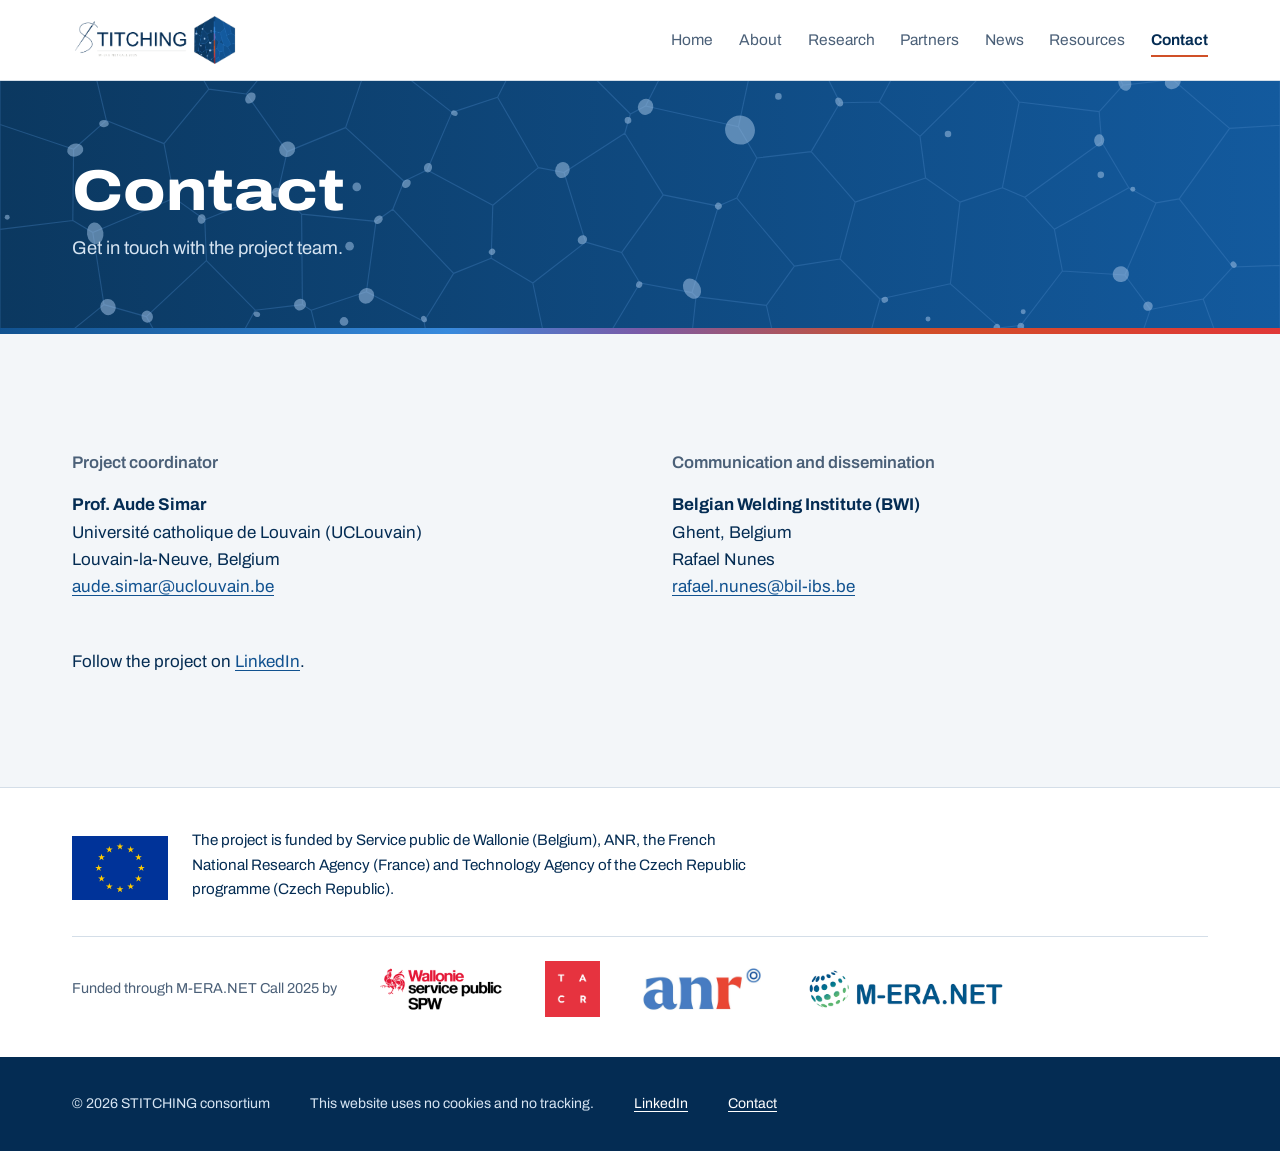
<file: contact.html>
<!DOCTYPE html>
<html lang="en">
<head>
<meta charset="utf-8">
<meta name="viewport" content="width=device-width, initial-scale=1">
<title>Contact | STITCHING</title>
<meta name="description" content="STITCHING is an M-ERA.NET research project on ALMAZIUM®, a self-healing aluminium alloy for additive manufacturing and welding.">
<link rel="icon" href="assets/img/favicon.png" type="image/png">
<link rel="apple-touch-icon" href="assets/img/apple-touch-icon.png">
<meta property="og:title" content="Contact | STITCHING">
<meta property="og:description" content="STITCHING is an M-ERA.NET research project on ALMAZIUM®, a self-healing aluminium alloy for additive manufacturing and welding.">
<meta property="og:image" content="https://stitching-meranet.eu/assets/img/social-card.png">
<meta property="og:image:width" content="1200">
<meta property="og:image:height" content="627">
<meta property="og:url" content="https://stitching-meranet.eu/contact.html">
<meta property="og:type" content="website">
<meta property="og:site_name" content="STITCHING">
<meta name="twitter:card" content="summary_large_image">
<link rel="canonical" href="https://stitching-meranet.eu/contact.html">
<link rel="stylesheet" href="assets/style.css">
</head>
<body>
<a class="skip" href="#main">Skip to content</a>

<header class="site-header">
  <div class="wrap">
    <a class="brand" href="index.html"><img src="assets/img/stitching-logo.png" alt="STITCHING home" width="869" height="282"></a>
    <button class="menu-btn" type="button" aria-expanded="false" aria-controls="site-nav">Menu</button>
    <nav class="nav" id="site-nav" aria-label="Main">
      <ul>
        <li><a href="index.html">Home</a></li>
        <li><a href="about.html">About</a></li>
        <li><a href="research.html">Research</a></li>
        <li><a href="partners.html">Partners</a></li>
        <li><a href="news.html">News</a></li>
        <li><a href="resources.html">Resources</a></li>
        <li><a href="contact.html" aria-current="page">Contact</a></li>
      </ul>
    </nav>
  </div>
</header>

<main id="main">
<div class="banner">
  <div class="wrap">
    <h1>Contact</h1>
    <p>Get in touch with the project team.</p>
  </div>
</div>
<section>
  <div class="wrap">
    <div class="contacts">
      <address>
        <h2>Project coordinator</h2>
        <p><strong>Prof. Aude Simar</strong><br>Université catholique de Louvain (UCLouvain)<br>Louvain-la-Neuve, Belgium<br><a href="mailto:aude.simar@uclouvain.be">aude.simar@uclouvain.be</a></p>
      </address>
      <address>
        <h2>Communication and dissemination</h2>
        <p><strong>Belgian Welding Institute (BWI)</strong><br>Ghent, Belgium<br>Rafael Nunes<br><a href="mailto:rafael.nunes@bil-ibs.be">rafael.nunes@bil-ibs.be</a></p>
      </address>
    </div>
    <p style="margin-top:2rem">Follow the project on <a href="https://www.linkedin.com/company/stitching-meranet/" rel="noopener">LinkedIn</a>.</p>
  </div>
</section>
</main>

<div class="funding-band">
  <div class="wrap">
    <div class="funding">
      <img class="eu" src="assets/img/eu-emblem.svg" alt="Flag of the European Union" width="96" height="64">
      <div>
        <p>The project is funded by Service public de Wallonie (Belgium), ANR, the French National Research Agency (France) and Technology Agency of the Czech Republic programme (Czech Republic).</p>
      </div>
    </div>
    <div class="funders">
      <span>Funded through M-ERA.NET Call 2025 by</span>
      <img src="assets/logos/spw.png" alt="Service public de Wallonie">
      <img class="square" src="assets/logos/tacr.png" alt="Technology Agency of the Czech Republic">
      <img src="assets/logos/anr.png" alt="Agence Nationale de la Recherche">
      <img src="assets/logos/meranet.png" alt="M-ERA.NET">
    </div>
  </div>
</div>

<footer>
  <div class="wrap">
    <span>© 2026 STITCHING consortium</span>
    <span>This website uses no cookies and no tracking.</span>
    <a href="https://www.linkedin.com/company/stitching-meranet/" rel="noopener">LinkedIn</a>
    <a href="contact.html">Contact</a>
  </div>
</footer>
<script src="assets/site.js"></script>
</body>
</html>
</file>
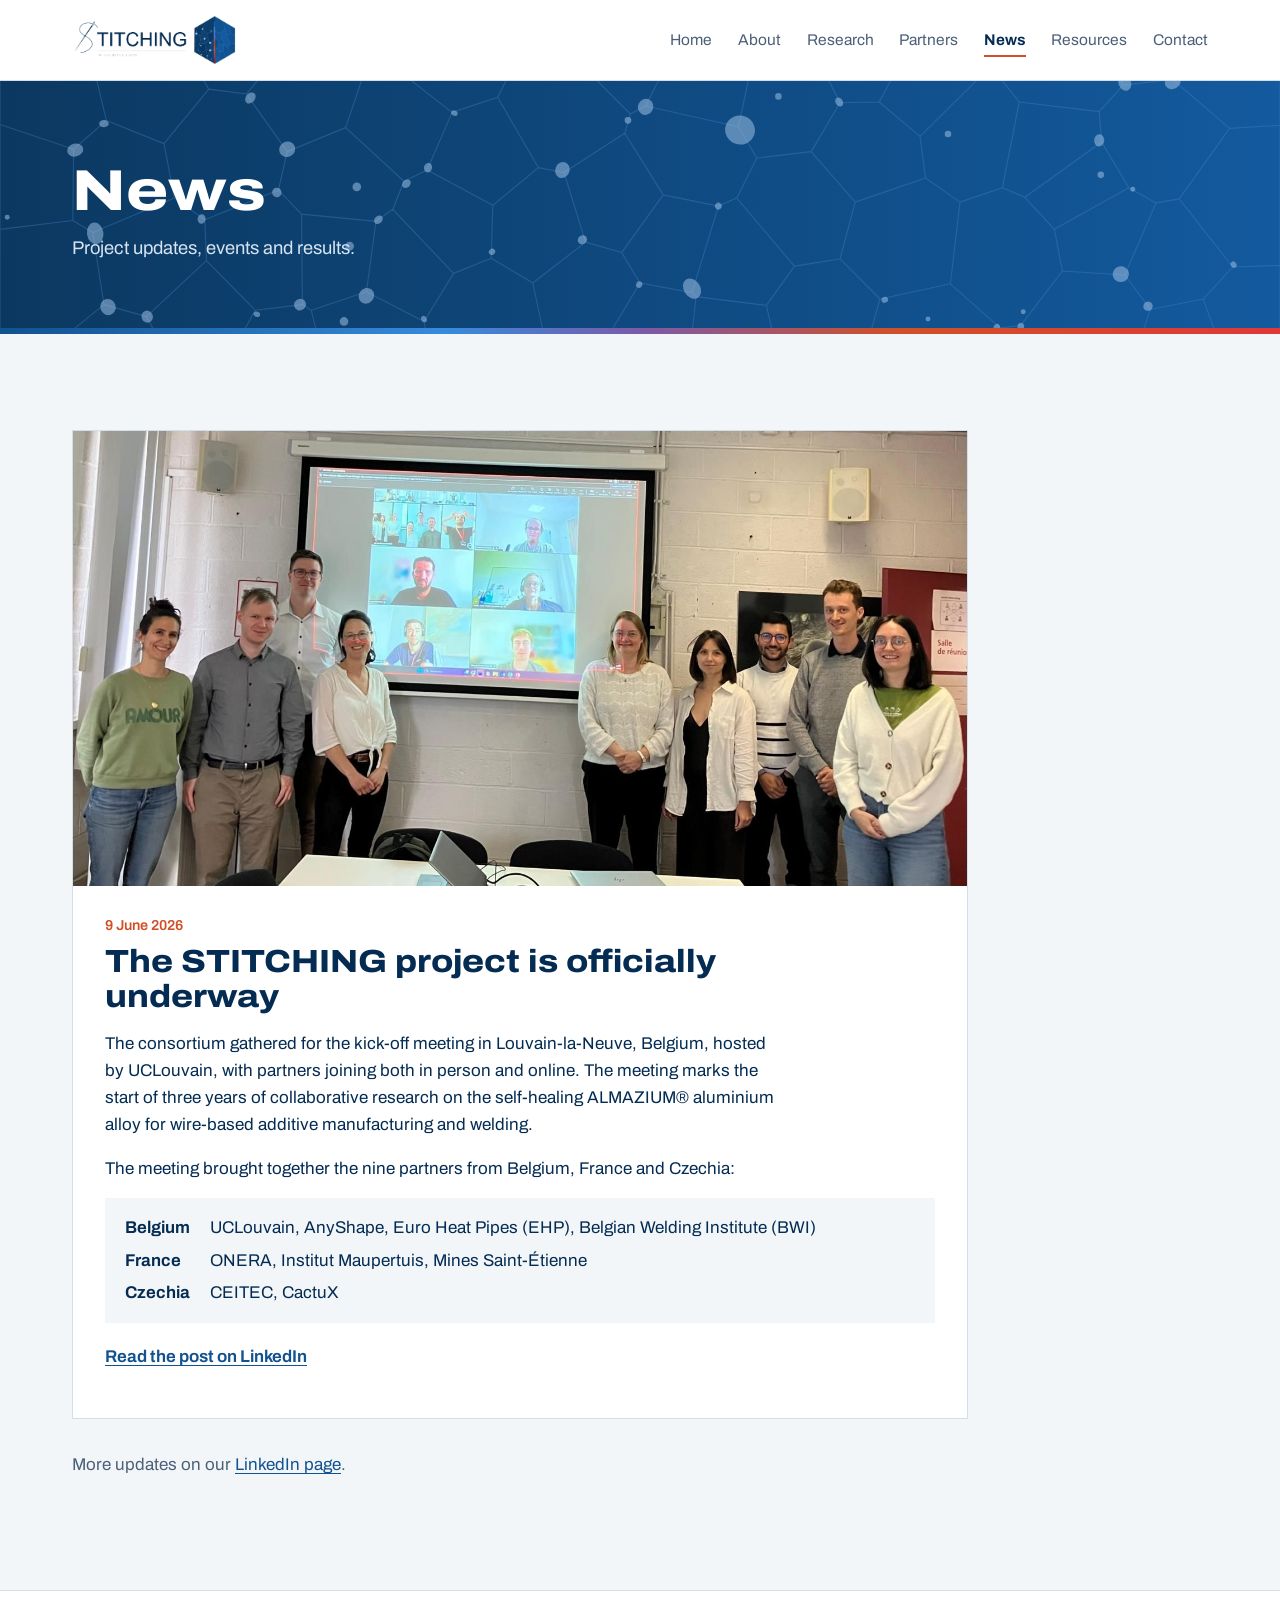
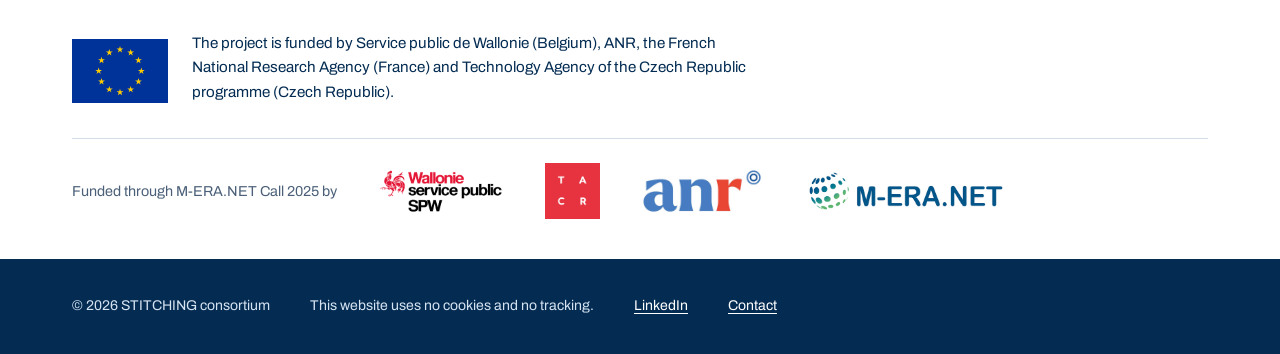
<file: news.html>
<!DOCTYPE html>
<html lang="en">
<head>
<meta charset="utf-8">
<meta name="viewport" content="width=device-width, initial-scale=1">
<title>News | STITCHING</title>
<meta name="description" content="STITCHING is an M-ERA.NET research project on ALMAZIUM®, a self-healing aluminium alloy for additive manufacturing and welding.">
<link rel="icon" href="assets/img/favicon.png" type="image/png">
<link rel="apple-touch-icon" href="assets/img/apple-touch-icon.png">
<meta property="og:title" content="News | STITCHING">
<meta property="og:description" content="STITCHING is an M-ERA.NET research project on ALMAZIUM®, a self-healing aluminium alloy for additive manufacturing and welding.">
<meta property="og:image" content="https://stitching-meranet.eu/assets/img/social-card.png">
<meta property="og:image:width" content="1200">
<meta property="og:image:height" content="627">
<meta property="og:url" content="https://stitching-meranet.eu/news.html">
<meta property="og:type" content="website">
<meta property="og:site_name" content="STITCHING">
<meta name="twitter:card" content="summary_large_image">
<link rel="canonical" href="https://stitching-meranet.eu/news.html">
<link rel="stylesheet" href="assets/style.css">
</head>
<body>
<a class="skip" href="#main">Skip to content</a>

<header class="site-header">
  <div class="wrap">
    <a class="brand" href="index.html"><img src="assets/img/stitching-logo.png" alt="STITCHING home" width="869" height="282"></a>
    <button class="menu-btn" type="button" aria-expanded="false" aria-controls="site-nav">Menu</button>
    <nav class="nav" id="site-nav" aria-label="Main">
      <ul>
        <li><a href="index.html">Home</a></li>
        <li><a href="about.html">About</a></li>
        <li><a href="research.html">Research</a></li>
        <li><a href="partners.html">Partners</a></li>
        <li><a href="news.html" aria-current="page">News</a></li>
        <li><a href="resources.html">Resources</a></li>
        <li><a href="contact.html">Contact</a></li>
      </ul>
    </nav>
  </div>
</header>

<main id="main">
<div class="banner">
  <div class="wrap">
    <h1>News</h1>
    <p>Project updates, events and results.</p>
  </div>
</div>
<section>
  <div class="wrap">
    <!-- To add a news item, copy one <article class="news-item"> block below and place it at the top (newest first).
         Put the photo in assets/img/ (JPG, about 1600 px wide). Without a photo, delete the <figure> block. -->
    <div class="news-list">
      <article class="news-item" id="kick-off">
        <figure class="news-photo">
          <img src="assets/img/news-2026-06-kickoff.jpg" alt="STITCHING partners at the kick-off meeting in Louvain-la-Neuve, in front of a screen showing the partners joining online" width="1600" height="815" loading="lazy">
        </figure>
        <div class="news-body">
          <time datetime="2026-06-09">9 June 2026</time>
          <h2>The STITCHING project is officially underway</h2>
          <p>The consortium gathered for the kick-off meeting in Louvain-la-Neuve, Belgium, hosted by UCLouvain, with partners joining both in person and online. The meeting marks the start of three years of collaborative research on the self-healing ALMAZIUM® aluminium alloy for wire-based additive manufacturing and welding.</p>
          <p>The meeting brought together the nine partners from Belgium, France and Czechia:</p>
          <dl class="news-partners">
            <dt>Belgium</dt><dd>UCLouvain, AnyShape, Euro Heat Pipes (EHP), Belgian Welding Institute (BWI)</dd>
            <dt>France</dt><dd>ONERA, Institut Maupertuis, Mines Saint-Étienne</dd>
            <dt>Czechia</dt><dd>CEITEC, CactuX</dd>
          </dl>
          <p><a class="more" href="https://www.linkedin.com/posts/stitching-meranet_yesterday-june-9th-we-held-the-kickoff-activity-7477980074789736448-0I2K" rel="noopener">Read the post on LinkedIn</a></p>
        </div>
      </article>
    </div>
    <p class="news-follow">More updates on our <a href="https://www.linkedin.com/company/stitching-meranet/" rel="noopener">LinkedIn page</a>.</p>
  </div>
</section>
</main>

<div class="funding-band">
  <div class="wrap">
    <div class="funding">
      <img class="eu" src="assets/img/eu-emblem.svg" alt="Flag of the European Union" width="96" height="64">
      <div>
        <p>The project is funded by Service public de Wallonie (Belgium), ANR, the French National Research Agency (France) and Technology Agency of the Czech Republic programme (Czech Republic).</p>
      </div>
    </div>
    <div class="funders">
      <span>Funded through M-ERA.NET Call 2025 by</span>
      <img src="assets/logos/spw.png" alt="Service public de Wallonie">
      <img class="square" src="assets/logos/tacr.png" alt="Technology Agency of the Czech Republic">
      <img src="assets/logos/anr.png" alt="Agence Nationale de la Recherche">
      <img src="assets/logos/meranet.png" alt="M-ERA.NET">
    </div>
  </div>
</div>

<footer>
  <div class="wrap">
    <span>© 2026 STITCHING consortium</span>
    <span>This website uses no cookies and no tracking.</span>
    <a href="https://www.linkedin.com/company/stitching-meranet/" rel="noopener">LinkedIn</a>
    <a href="contact.html">Contact</a>
  </div>
</footer>
<script src="assets/site.js"></script>
</body>
</html>
</file>
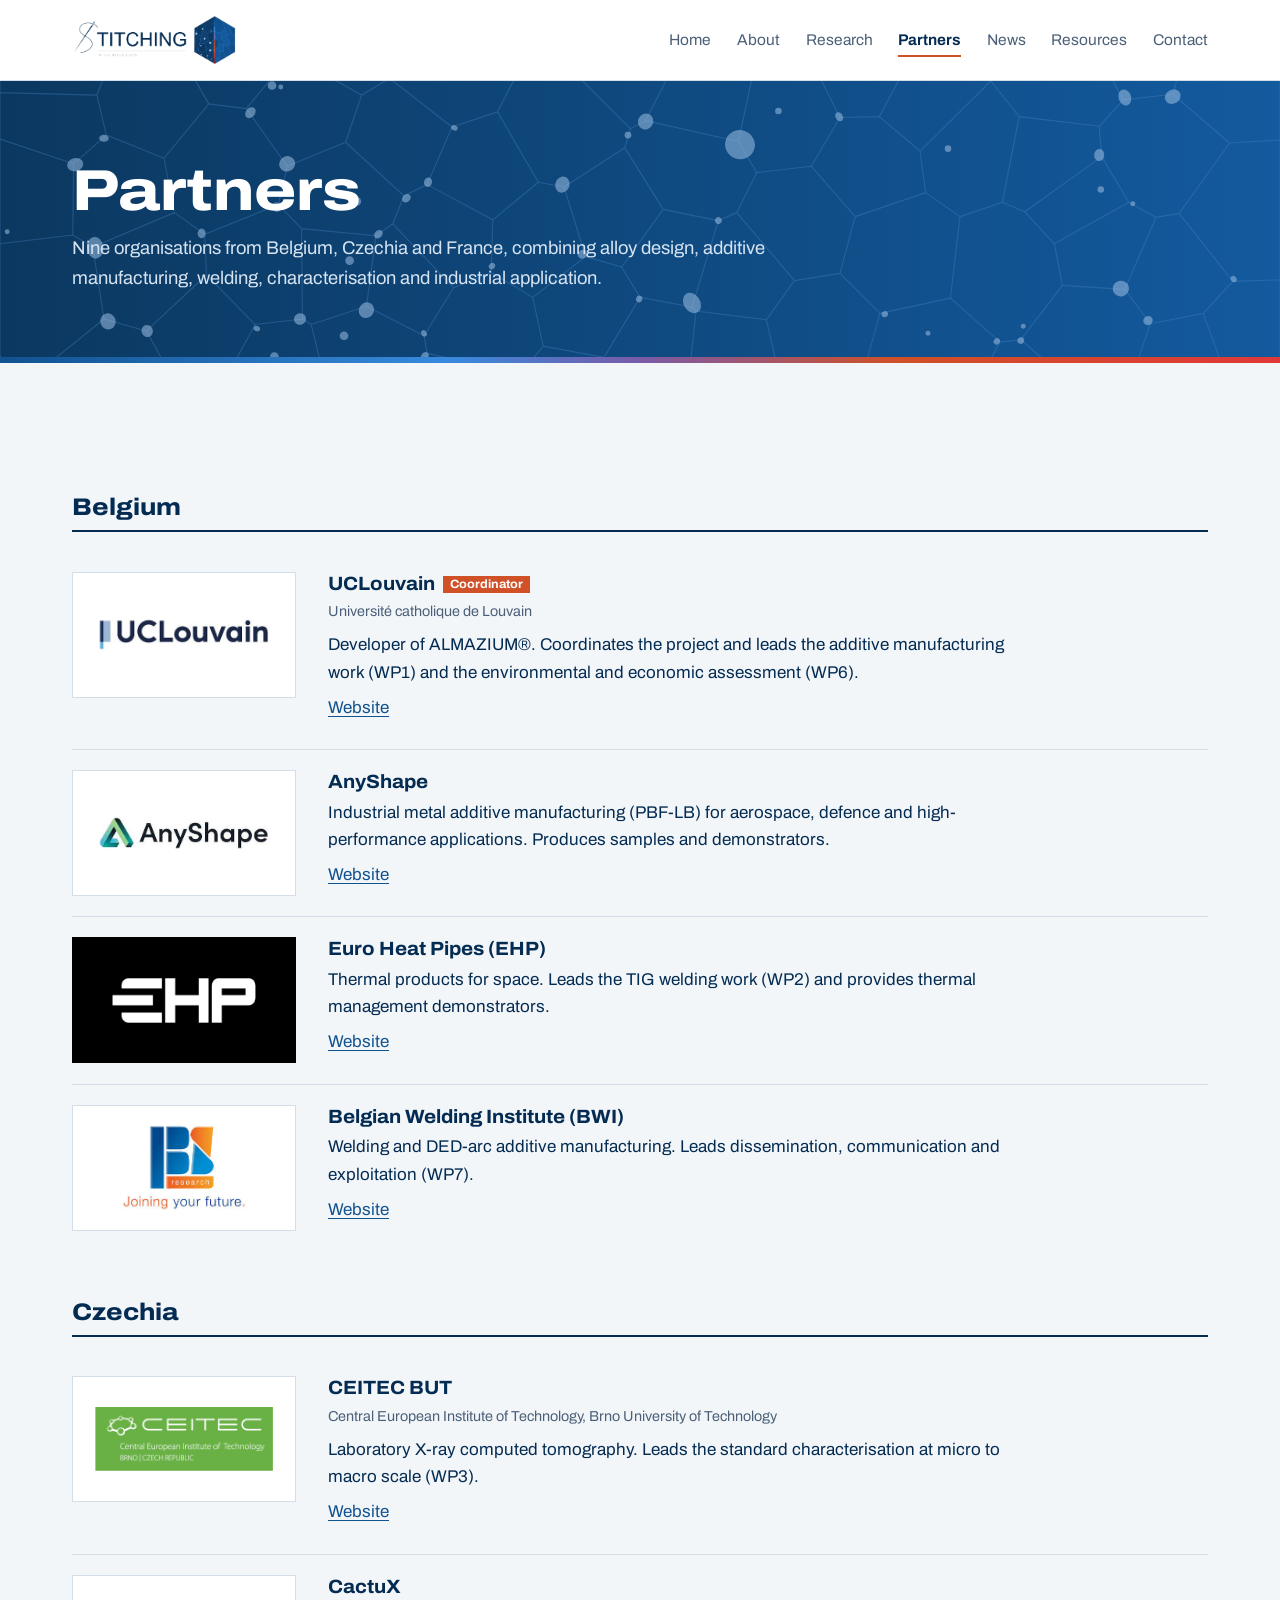
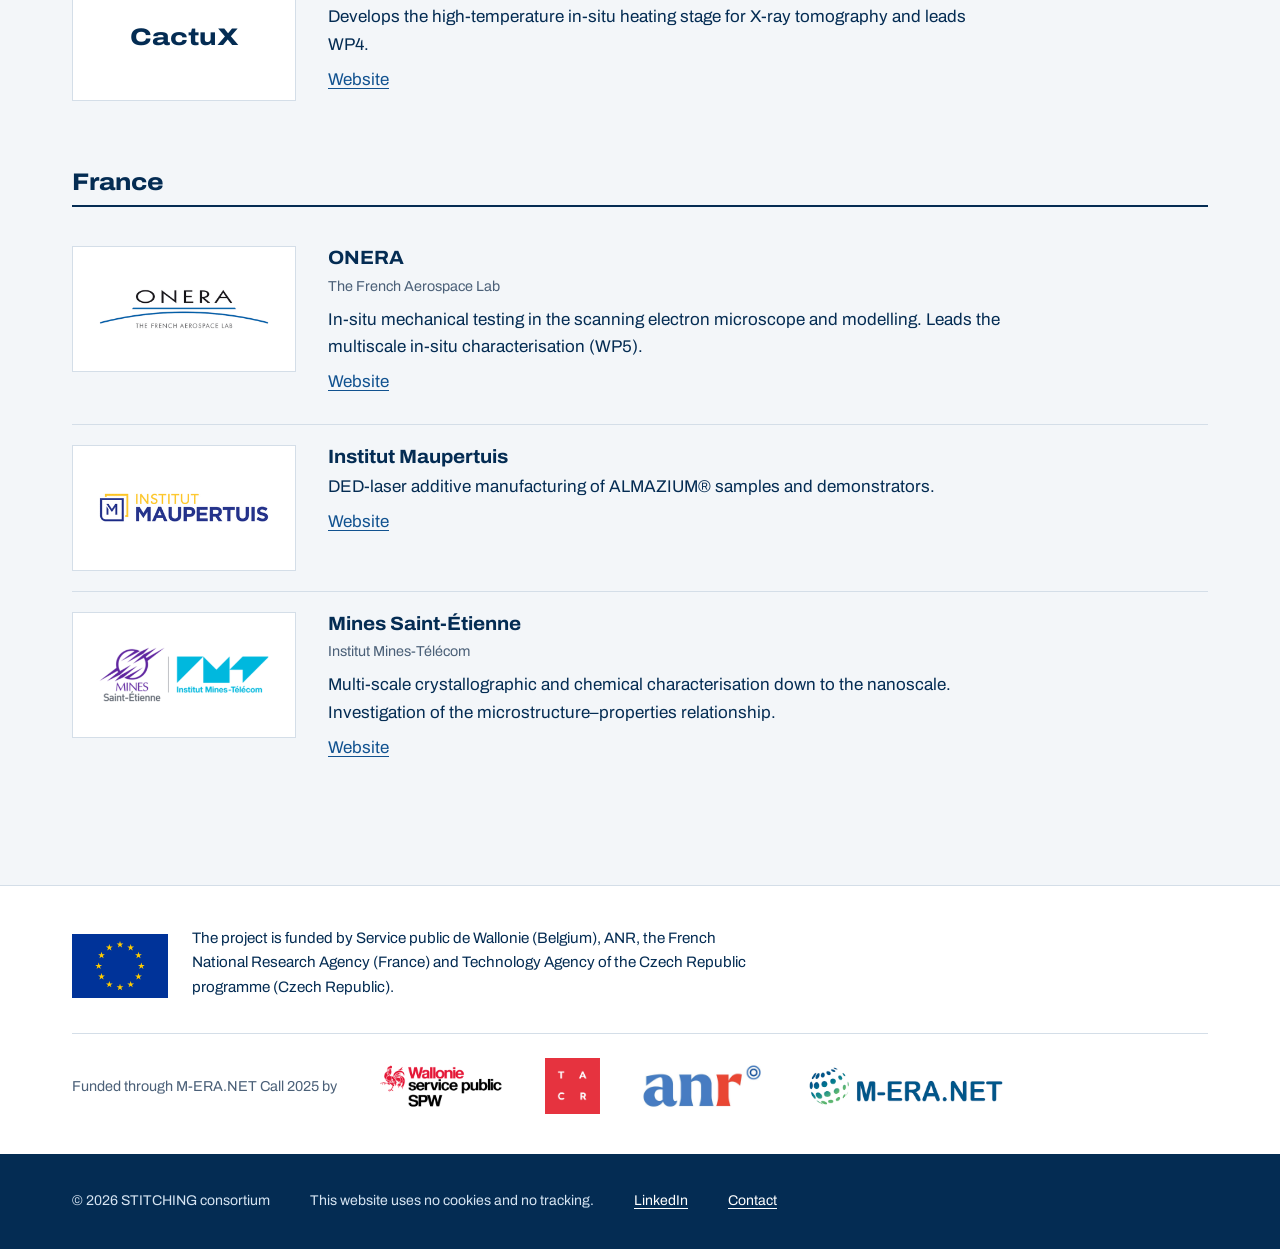
<file: partners.html>
<!DOCTYPE html>
<html lang="en">
<head>
<meta charset="utf-8">
<meta name="viewport" content="width=device-width, initial-scale=1">
<title>Partners | STITCHING</title>
<meta name="description" content="STITCHING is an M-ERA.NET research project on ALMAZIUM®, a self-healing aluminium alloy for additive manufacturing and welding.">
<link rel="icon" href="assets/img/favicon.png" type="image/png">
<link rel="apple-touch-icon" href="assets/img/apple-touch-icon.png">
<meta property="og:title" content="Partners | STITCHING">
<meta property="og:description" content="STITCHING is an M-ERA.NET research project on ALMAZIUM®, a self-healing aluminium alloy for additive manufacturing and welding.">
<meta property="og:image" content="https://stitching-meranet.eu/assets/img/social-card.png">
<meta property="og:image:width" content="1200">
<meta property="og:image:height" content="627">
<meta property="og:url" content="https://stitching-meranet.eu/partners.html">
<meta property="og:type" content="website">
<meta property="og:site_name" content="STITCHING">
<meta name="twitter:card" content="summary_large_image">
<link rel="canonical" href="https://stitching-meranet.eu/partners.html">
<link rel="stylesheet" href="assets/style.css">
</head>
<body>
<a class="skip" href="#main">Skip to content</a>

<header class="site-header">
  <div class="wrap">
    <a class="brand" href="index.html"><img src="assets/img/stitching-logo.png" alt="STITCHING home" width="869" height="282"></a>
    <button class="menu-btn" type="button" aria-expanded="false" aria-controls="site-nav">Menu</button>
    <nav class="nav" id="site-nav" aria-label="Main">
      <ul>
        <li><a href="index.html">Home</a></li>
        <li><a href="about.html">About</a></li>
        <li><a href="research.html">Research</a></li>
        <li><a href="partners.html" aria-current="page">Partners</a></li>
        <li><a href="news.html">News</a></li>
        <li><a href="resources.html">Resources</a></li>
        <li><a href="contact.html">Contact</a></li>
      </ul>
    </nav>
  </div>
</header>

<main id="main">
<div class="banner">
  <div class="wrap">
    <h1>Partners</h1>
    <p>Nine organisations from Belgium, Czechia and France, combining alloy design, additive manufacturing, welding, characterisation and industrial application.</p>
  </div>
</div>
<section>
  <div class="wrap">
    <div class="countries">
    <div class="country">
      <h2>Belgium</h2>
      <div class="partner" id="uclouvain">
        <div class="logo-tile"><img src="assets/logos/uclouvain.png" alt="UCLouvain" loading="lazy"></div>
        <div>
          <h3>UCLouvain<span class="tag">Coordinator</span></h3>
          <p class="muted small">Université catholique de Louvain</p>
          <p>Developer of ALMAZIUM®. Coordinates the project and leads the additive manufacturing work (WP1) and the environmental and economic assessment (WP6).</p>
          <p><a href="https://uclouvain.be/en/research-institutes/immc/imap" rel="noopener">Website</a></p>
        </div>
      </div>
      <div class="partner" id="anyshape">
        <div class="logo-tile"><img src="assets/logos/anyshape.png" alt="AnyShape" loading="lazy"></div>
        <div>
          <h3>AnyShape</h3>
          
          <p>Industrial metal additive manufacturing (PBF-LB) for aerospace, defence and high-performance applications. Produces samples and demonstrators.</p>
          <p><a href="https://any-shape.com/" rel="noopener">Website</a></p>
        </div>
      </div>
      <div class="partner" id="ehp">
        <div class="logo-tile dark"><img src="assets/logos/ehp.png" alt="Euro Heat Pipes (EHP)" loading="lazy"></div>
        <div>
          <h3>Euro Heat Pipes (EHP)</h3>
          
          <p>Thermal products for space. Leads the TIG welding work (WP2) and provides thermal management demonstrators.</p>
          <p><a href="https://ehp.space/" rel="noopener">Website</a></p>
        </div>
      </div>
      <div class="partner" id="bwi">
        <div class="logo-tile"><img src="assets/logos/bwi.png" alt="Belgian Welding Institute (BWI)" loading="lazy"></div>
        <div>
          <h3>Belgian Welding Institute (BWI)</h3>
          
          <p>Welding and DED-arc additive manufacturing. Leads dissemination, communication and exploitation (WP7).</p>
          <p><a href="https://www.bil-ibs.be/" rel="noopener">Website</a></p>
        </div>
      </div>
    </div>
    <div class="country">
      <h2>Czechia</h2>
      <div class="partner" id="ceitec">
        <div class="logo-tile"><img src="assets/logos/ceitec.png" alt="CEITEC BUT" loading="lazy"></div>
        <div>
          <h3>CEITEC BUT</h3>
          <p class="muted small">Central European Institute of Technology, Brno University of Technology</p>
          <p>Laboratory X-ray computed tomography. Leads the standard characterisation at micro to macro scale (WP3).</p>
          <p><a href="https://ctlab.ceitec.cz/" rel="noopener">Website</a></p>
        </div>
      </div>
      <div class="partner" id="cactux">
        <div class="logo-tile"><span class="wordmark">CactuX</span></div>
        <div>
          <h3>CactuX</h3>
          
          <p>Develops the high-temperature in-situ heating stage for X-ray tomography and leads WP4.</p>
          <p><a href="https://cactux.cz/" rel="noopener">Website</a></p>
        </div>
      </div>
    </div>
    <div class="country">
      <h2>France</h2>
      <div class="partner" id="onera">
        <div class="logo-tile"><img src="assets/logos/onera.png" alt="ONERA" loading="lazy"></div>
        <div>
          <h3>ONERA</h3>
          <p class="muted small">The French Aerospace Lab</p>
          <p>In-situ mechanical testing in the scanning electron microscope and modelling. Leads the multiscale in-situ characterisation (WP5).</p>
          <p><a href="https://www.onera.fr/" rel="noopener">Website</a></p>
        </div>
      </div>
      <div class="partner" id="maupertuis">
        <div class="logo-tile"><img src="assets/logos/maupertuis.png" alt="Institut Maupertuis" loading="lazy"></div>
        <div>
          <h3>Institut Maupertuis</h3>
          
          <p>DED-laser additive manufacturing of ALMAZIUM® samples and demonstrators.</p>
          <p><a href="https://www.institutmaupertuis.fr/" rel="noopener">Website</a></p>
        </div>
      </div>
      <div class="partner" id="mines-saint-etienne">
        <div class="logo-tile"><img src="assets/logos/mines-saint-etienne.png" alt="Mines Saint-Étienne, Institut Mines-Télécom" loading="lazy"></div>
        <div>
          <h3>Mines Saint-Étienne</h3>
          <p class="muted small">Institut Mines-Télécom</p>
          <p>Multi-scale crystallographic and chemical characterisation down to the nanoscale. Investigation of the microstructure–properties relationship.</p>
          <p><a href="https://www.mines-stetienne.fr/" rel="noopener">Website</a></p>
        </div>
      </div>
    </div>
    </div>
  </div>
</section>
</main>

<div class="funding-band">
  <div class="wrap">
    <div class="funding">
      <img class="eu" src="assets/img/eu-emblem.svg" alt="Flag of the European Union" width="96" height="64">
      <div>
        <p>The project is funded by Service public de Wallonie (Belgium), ANR, the French National Research Agency (France) and Technology Agency of the Czech Republic programme (Czech Republic).</p>
      </div>
    </div>
    <div class="funders">
      <span>Funded through M-ERA.NET Call 2025 by</span>
      <img src="assets/logos/spw.png" alt="Service public de Wallonie">
      <img class="square" src="assets/logos/tacr.png" alt="Technology Agency of the Czech Republic">
      <img src="assets/logos/anr.png" alt="Agence Nationale de la Recherche">
      <img src="assets/logos/meranet.png" alt="M-ERA.NET">
    </div>
  </div>
</div>

<footer>
  <div class="wrap">
    <span>© 2026 STITCHING consortium</span>
    <span>This website uses no cookies and no tracking.</span>
    <a href="https://www.linkedin.com/company/stitching-meranet/" rel="noopener">LinkedIn</a>
    <a href="contact.html">Contact</a>
  </div>
</footer>
<script src="assets/site.js"></script>
</body>
</html>
</file>
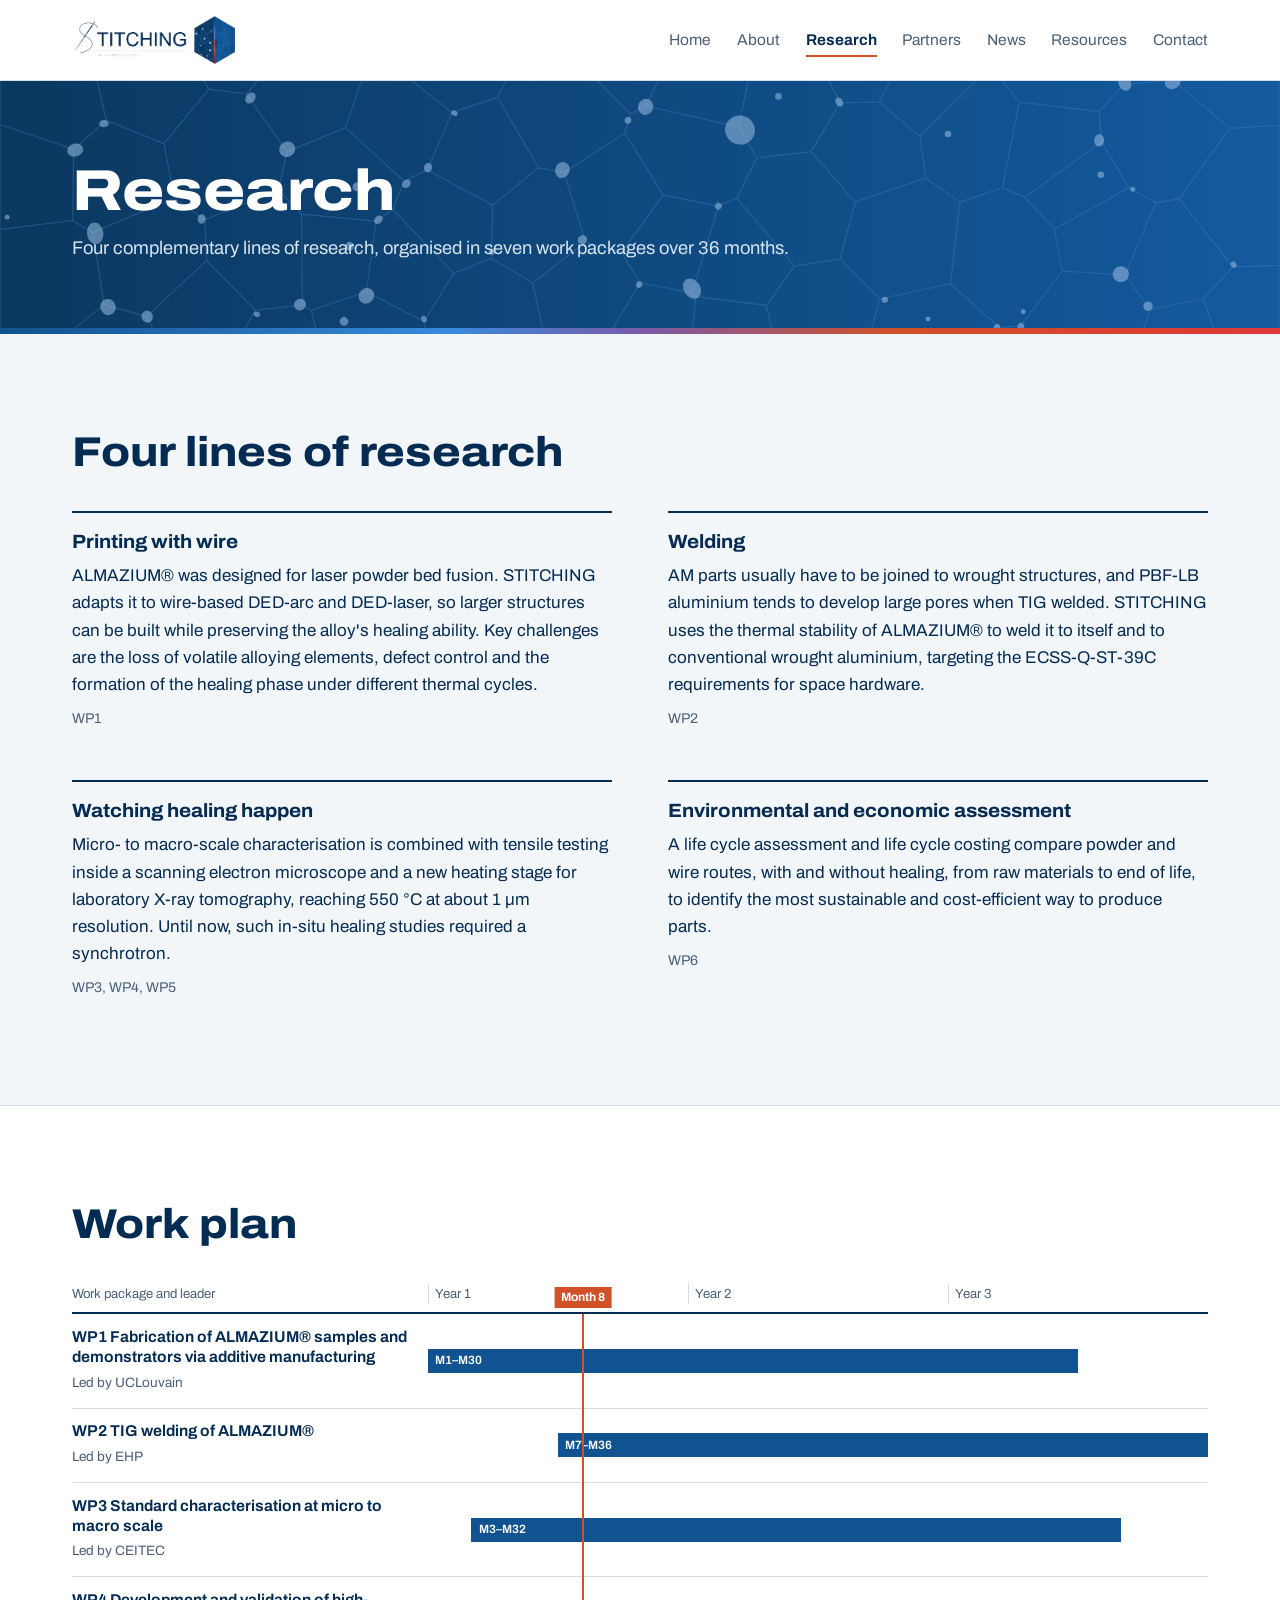
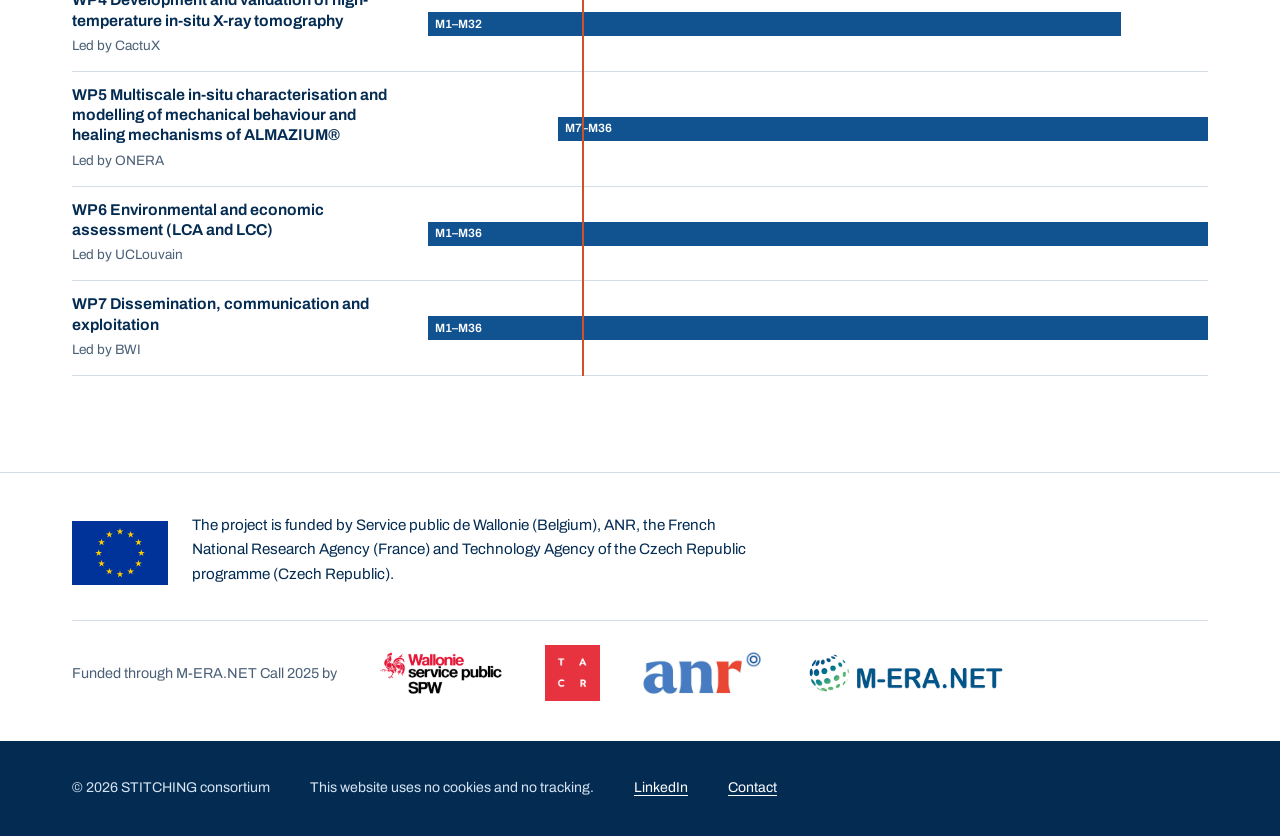
<file: research.html>
<!DOCTYPE html>
<html lang="en">
<head>
<meta charset="utf-8">
<meta name="viewport" content="width=device-width, initial-scale=1">
<title>Research | STITCHING</title>
<meta name="description" content="STITCHING is an M-ERA.NET research project on ALMAZIUM®, a self-healing aluminium alloy for additive manufacturing and welding.">
<link rel="icon" href="assets/img/favicon.png" type="image/png">
<link rel="apple-touch-icon" href="assets/img/apple-touch-icon.png">
<meta property="og:title" content="Research | STITCHING">
<meta property="og:description" content="STITCHING is an M-ERA.NET research project on ALMAZIUM®, a self-healing aluminium alloy for additive manufacturing and welding.">
<meta property="og:image" content="https://stitching-meranet.eu/assets/img/social-card.png">
<meta property="og:image:width" content="1200">
<meta property="og:image:height" content="627">
<meta property="og:url" content="https://stitching-meranet.eu/research.html">
<meta property="og:type" content="website">
<meta property="og:site_name" content="STITCHING">
<meta name="twitter:card" content="summary_large_image">
<link rel="canonical" href="https://stitching-meranet.eu/research.html">
<link rel="stylesheet" href="assets/style.css">
</head>
<body>
<a class="skip" href="#main">Skip to content</a>

<header class="site-header">
  <div class="wrap">
    <a class="brand" href="index.html"><img src="assets/img/stitching-logo.png" alt="STITCHING home" width="869" height="282"></a>
    <button class="menu-btn" type="button" aria-expanded="false" aria-controls="site-nav">Menu</button>
    <nav class="nav" id="site-nav" aria-label="Main">
      <ul>
        <li><a href="index.html">Home</a></li>
        <li><a href="about.html">About</a></li>
        <li><a href="research.html" aria-current="page">Research</a></li>
        <li><a href="partners.html">Partners</a></li>
        <li><a href="news.html">News</a></li>
        <li><a href="resources.html">Resources</a></li>
        <li><a href="contact.html">Contact</a></li>
      </ul>
    </nav>
  </div>
</header>

<main id="main">
<div class="banner">
  <div class="wrap">
    <h1>Research</h1>
    <p>Four complementary lines of research, organised in seven work packages over 36 months.</p>
  </div>
</div>
<section>
  <div class="wrap">
    <h2>Four lines of research</h2>
    <div class="lines">
      <div class="line">
        <h3>Printing with wire</h3>
        <p>ALMAZIUM® was designed for laser powder bed fusion. STITCHING adapts it to wire-based DED-arc and DED-laser, so larger structures can be built while preserving the alloy's healing ability. Key challenges are the loss of volatile alloying elements, defect control and the formation of the healing phase under different thermal cycles.</p>
        <p class="wp">WP1</p>
      </div>
      <div class="line">
        <h3>Welding</h3>
        <p>AM parts usually have to be joined to wrought structures, and PBF-LB aluminium tends to develop large pores when TIG welded. STITCHING uses the thermal stability of ALMAZIUM® to weld it to itself and to conventional wrought aluminium, targeting the ECSS-Q-ST-39C requirements for space hardware.</p>
        <p class="wp">WP2</p>
      </div>
      <div class="line">
        <h3>Watching healing happen</h3>
        <p>Micro- to macro-scale characterisation is combined with tensile testing inside a scanning electron microscope and a new heating stage for laboratory X-ray tomography, reaching 550 °C at about 1 µm resolution. Until now, such in-situ healing studies required a synchrotron.</p>
        <p class="wp">WP3, WP4, WP5</p>
      </div>
      <div class="line">
        <h3>Environmental and economic assessment</h3>
        <p>A life cycle assessment and life cycle costing compare powder and wire routes, with and without healing, from raw materials to end of life, to identify the most sustainable and cost-efficient way to produce parts.</p>
        <p class="wp">WP6</p>
      </div>
    </div>
  </div>
</section>

<section class="tint">
  <div class="wrap">
    <h2>Work plan</h2>
    <div class="gantt" role="table" aria-label="Work package timeline in project months">
      <div class="g-head" role="row">
        <span class="g-label" role="columnheader">Work package and leader</span>
        <div class="g-years" role="columnheader"><span>Year 1</span><span>Year 2</span><span>Year 3</span></div>
      </div>
      <div class="g-body" id="gbody">
        <div class="g-row" role="row">
          <div class="g-label" role="cell"><strong>WP1 Fabrication of ALMAZIUM® samples and demonstrators via additive manufacturing</strong><span>Led by UCLouvain</span></div>
          <div class="g-track" role="cell"><div class="g-bar" style="grid-column:1 / 31">M1–M30</div></div>
        </div>
        <div class="g-row" role="row">
          <div class="g-label" role="cell"><strong>WP2 TIG welding of ALMAZIUM®</strong><span>Led by EHP</span></div>
          <div class="g-track" role="cell"><div class="g-bar" style="grid-column:7 / 37">M7–M36</div></div>
        </div>
        <div class="g-row" role="row">
          <div class="g-label" role="cell"><strong>WP3 Standard characterisation at micro to macro scale</strong><span>Led by CEITEC</span></div>
          <div class="g-track" role="cell"><div class="g-bar" style="grid-column:3 / 33">M3–M32</div></div>
        </div>
        <div class="g-row" role="row">
          <div class="g-label" role="cell"><strong>WP4 Development and validation of high-temperature in-situ X-ray tomography</strong><span>Led by CactuX</span></div>
          <div class="g-track" role="cell"><div class="g-bar" style="grid-column:1 / 33">M1–M32</div></div>
        </div>
        <div class="g-row" role="row">
          <div class="g-label" role="cell"><strong>WP5 Multiscale in-situ characterisation and modelling of mechanical behaviour and healing mechanisms of ALMAZIUM®</strong><span>Led by ONERA</span></div>
          <div class="g-track" role="cell"><div class="g-bar" style="grid-column:7 / 37">M7–M36</div></div>
        </div>
        <div class="g-row" role="row">
          <div class="g-label" role="cell"><strong>WP6 Environmental and economic assessment (LCA and LCC)</strong><span>Led by UCLouvain</span></div>
          <div class="g-track" role="cell"><div class="g-bar" style="grid-column:1 / 37">M1–M36</div></div>
        </div>
        <div class="g-row" role="row">
          <div class="g-label" role="cell"><strong>WP7 Dissemination, communication and exploitation</strong><span>Led by BWI</span></div>
          <div class="g-track" role="cell"><div class="g-bar" style="grid-column:1 / 37">M1–M36</div></div>
        </div>
      </div>
    </div>
  </div>
</section>
</main>

<div class="funding-band">
  <div class="wrap">
    <div class="funding">
      <img class="eu" src="assets/img/eu-emblem.svg" alt="Flag of the European Union" width="96" height="64">
      <div>
        <p>The project is funded by Service public de Wallonie (Belgium), ANR, the French National Research Agency (France) and Technology Agency of the Czech Republic programme (Czech Republic).</p>
      </div>
    </div>
    <div class="funders">
      <span>Funded through M-ERA.NET Call 2025 by</span>
      <img src="assets/logos/spw.png" alt="Service public de Wallonie">
      <img class="square" src="assets/logos/tacr.png" alt="Technology Agency of the Czech Republic">
      <img src="assets/logos/anr.png" alt="Agence Nationale de la Recherche">
      <img src="assets/logos/meranet.png" alt="M-ERA.NET">
    </div>
  </div>
</div>

<footer>
  <div class="wrap">
    <span>© 2026 STITCHING consortium</span>
    <span>This website uses no cookies and no tracking.</span>
    <a href="https://www.linkedin.com/company/stitching-meranet/" rel="noopener">LinkedIn</a>
    <a href="contact.html">Contact</a>
  </div>
</footer>
<script src="assets/site.js"></script>
</body>
</html>
</file>
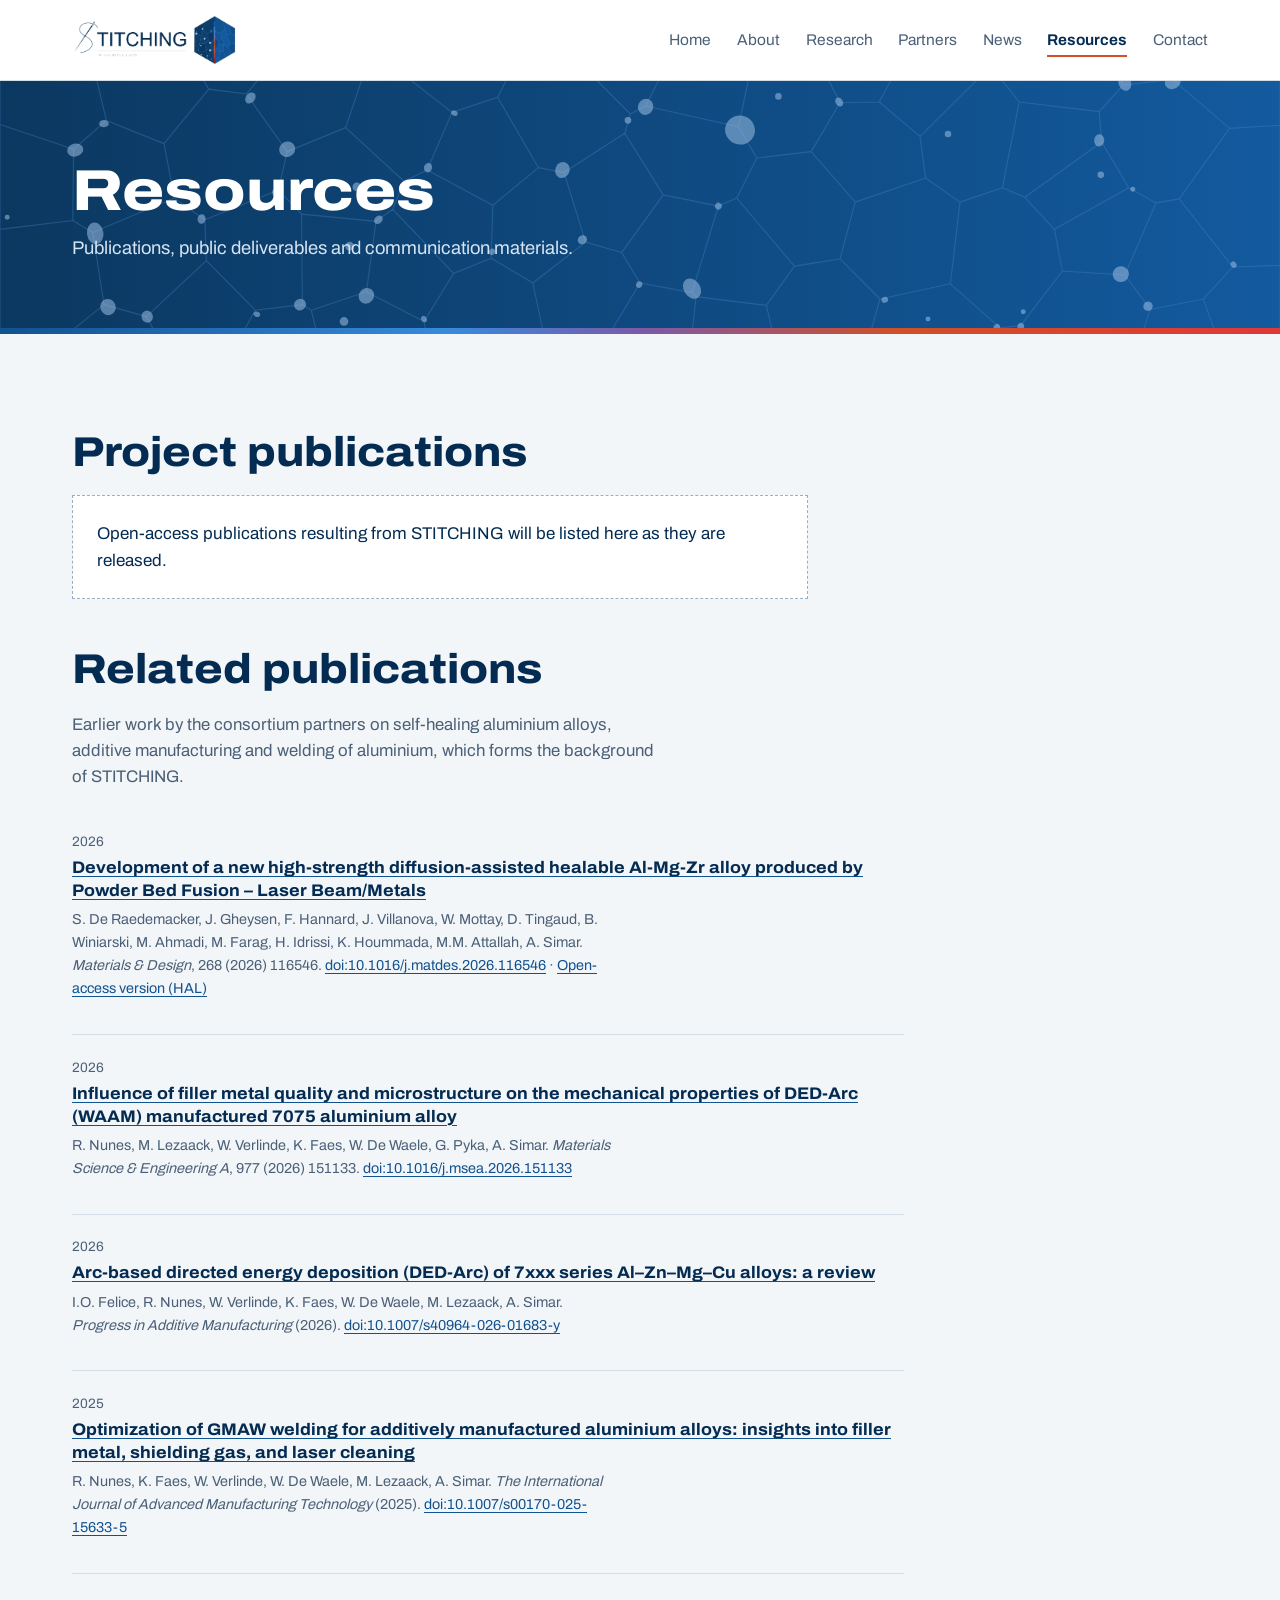
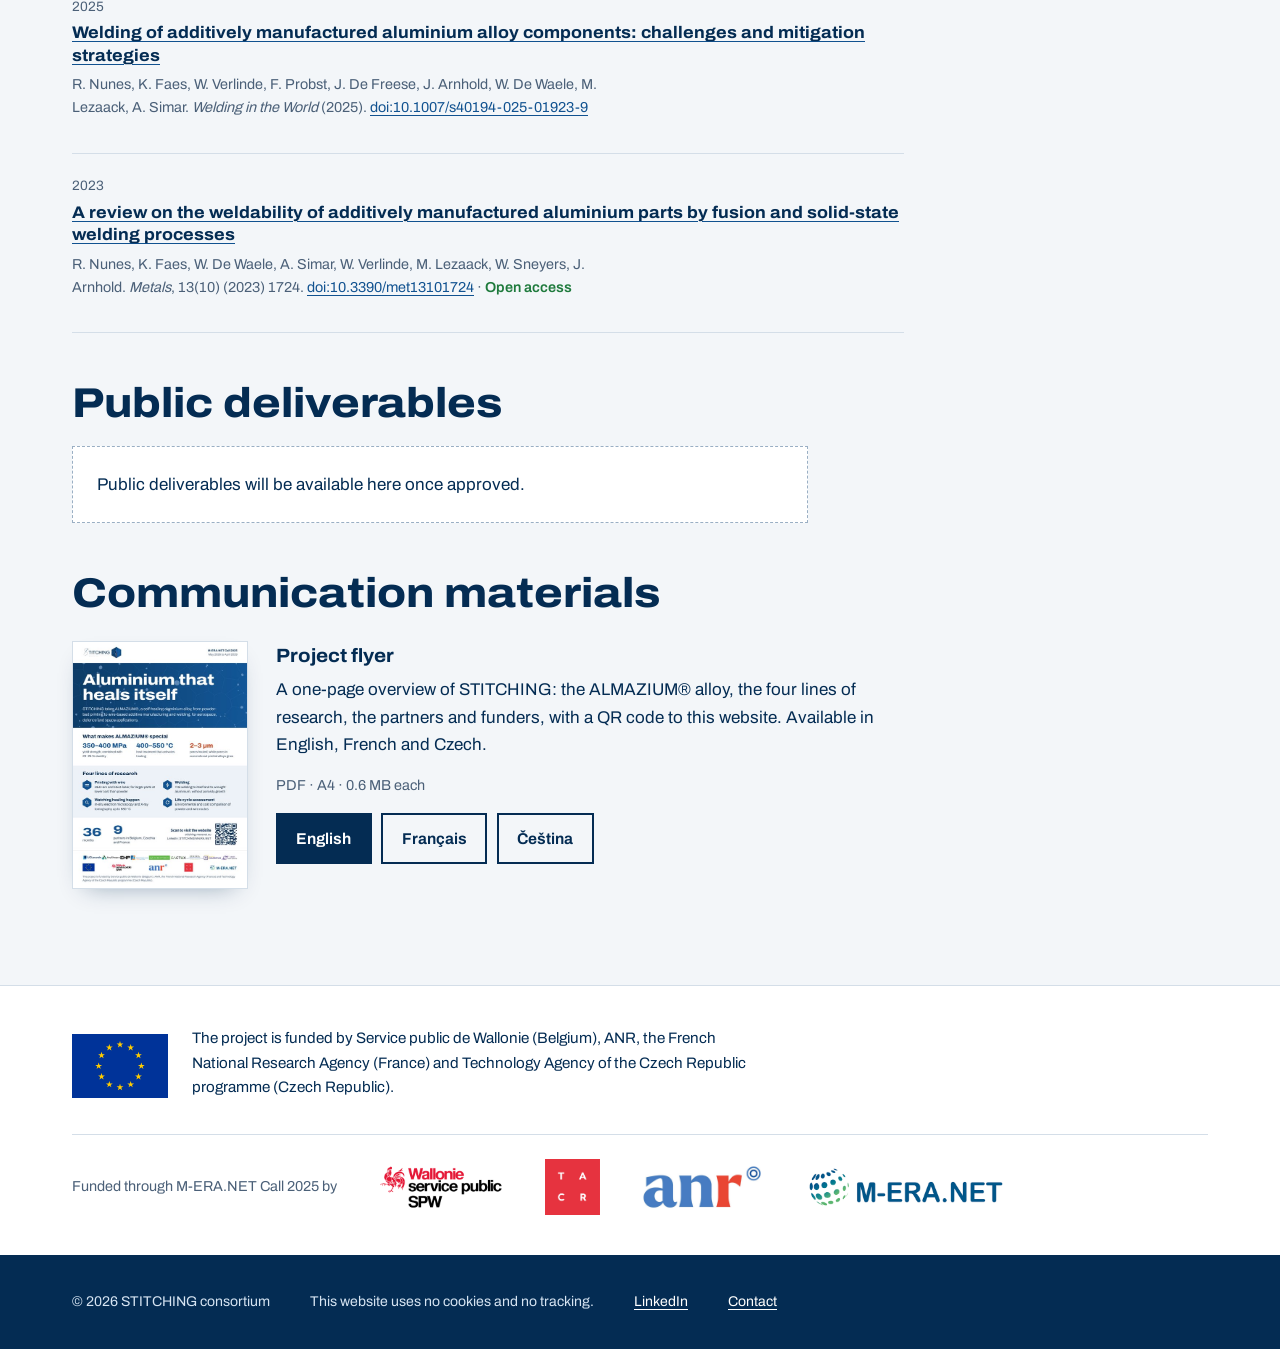
<file: resources.html>
<!DOCTYPE html>
<html lang="en">
<head>
<meta charset="utf-8">
<meta name="viewport" content="width=device-width, initial-scale=1">
<title>Resources | STITCHING</title>
<meta name="description" content="STITCHING is an M-ERA.NET research project on ALMAZIUM®, a self-healing aluminium alloy for additive manufacturing and welding.">
<link rel="icon" href="assets/img/favicon.png" type="image/png">
<link rel="apple-touch-icon" href="assets/img/apple-touch-icon.png">
<meta property="og:title" content="Resources | STITCHING">
<meta property="og:description" content="STITCHING is an M-ERA.NET research project on ALMAZIUM®, a self-healing aluminium alloy for additive manufacturing and welding.">
<meta property="og:image" content="https://stitching-meranet.eu/assets/img/social-card.png">
<meta property="og:image:width" content="1200">
<meta property="og:image:height" content="627">
<meta property="og:url" content="https://stitching-meranet.eu/resources.html">
<meta property="og:type" content="website">
<meta property="og:site_name" content="STITCHING">
<meta name="twitter:card" content="summary_large_image">
<link rel="canonical" href="https://stitching-meranet.eu/resources.html">
<link rel="stylesheet" href="assets/style.css">
</head>
<body>
<a class="skip" href="#main">Skip to content</a>

<header class="site-header">
  <div class="wrap">
    <a class="brand" href="index.html"><img src="assets/img/stitching-logo.png" alt="STITCHING home" width="869" height="282"></a>
    <button class="menu-btn" type="button" aria-expanded="false" aria-controls="site-nav">Menu</button>
    <nav class="nav" id="site-nav" aria-label="Main">
      <ul>
        <li><a href="index.html">Home</a></li>
        <li><a href="about.html">About</a></li>
        <li><a href="research.html">Research</a></li>
        <li><a href="partners.html">Partners</a></li>
        <li><a href="news.html">News</a></li>
        <li><a href="resources.html" aria-current="page">Resources</a></li>
        <li><a href="contact.html">Contact</a></li>
      </ul>
    </nav>
  </div>
</header>

<main id="main">
<div class="banner">
  <div class="wrap">
    <h1>Resources</h1>
    <p>Publications, public deliverables and communication materials.</p>
  </div>
</div>
<section>
  <div class="wrap">
    <h2>Project publications</h2>
    <!-- To add a publication, copy this block inside the <ul class="list"> below, then delete the "empty" box.
    <li>
      <time datetime="2027">2027</time>
      <h3>Article title</h3>
      <p class="muted small">Authors. Journal, volume, pages. <a href="https://doi.org/...">doi:...</a></p>
    </li>
    -->
    <ul class="list"></ul>
    <div class="empty"><p>Open-access publications resulting from STITCHING will be listed here as they are released.</p></div>

    <div class="sub">
      <h2>Related publications</h2>
      <p class="intro small-intro">Earlier work by the consortium partners on self-healing aluminium alloys, additive manufacturing and welding of aluminium, which forms the background of STITCHING.</p>
      <ul class="list pubs">
      <li>
        <time datetime="2026">2026</time>
        <h3><a href="https://doi.org/10.1016/j.matdes.2026.116546" rel="noopener">Development of a new high-strength diffusion-assisted healable Al-Mg-Zr alloy produced by Powder Bed Fusion – Laser Beam/Metals</a></h3>
        <p class="muted small">S. De Raedemacker, J. Gheysen, F. Hannard, J. Villanova, W. Mottay, D. Tingaud, B. Winiarski, M. Ahmadi, M. Farag, H. Idrissi, K. Hoummada, M.M. Attallah, A. Simar. <em>Materials &amp; Design</em>, 268 (2026) 116546. <a href="https://doi.org/10.1016/j.matdes.2026.116546" rel="noopener">doi:10.1016/j.matdes.2026.116546</a> · <a href="https://hal.science/hal-05680829" rel="noopener">Open-access version (HAL)</a></p>
      </li>
      <li>
        <time datetime="2026">2026</time>
        <h3><a href="https://doi.org/10.1016/j.msea.2026.151133" rel="noopener">Influence of filler metal quality and microstructure on the mechanical properties of DED-Arc (WAAM) manufactured 7075 aluminium alloy</a></h3>
        <p class="muted small">R. Nunes, M. Lezaack, W. Verlinde, K. Faes, W. De Waele, G. Pyka, A. Simar. <em>Materials Science &amp; Engineering A</em>, 977 (2026) 151133. <a href="https://doi.org/10.1016/j.msea.2026.151133" rel="noopener">doi:10.1016/j.msea.2026.151133</a></p>
      </li>
      <li>
        <time datetime="2026">2026</time>
        <h3><a href="https://doi.org/10.1007/s40964-026-01683-y" rel="noopener">Arc-based directed energy deposition (DED-Arc) of 7xxx series Al–Zn–Mg–Cu alloys: a review</a></h3>
        <p class="muted small">I.O. Felice, R. Nunes, W. Verlinde, K. Faes, W. De Waele, M. Lezaack, A. Simar. <em>Progress in Additive Manufacturing</em> (2026). <a href="https://doi.org/10.1007/s40964-026-01683-y" rel="noopener">doi:10.1007/s40964-026-01683-y</a></p>
      </li>
      <li>
        <time datetime="2025">2025</time>
        <h3><a href="https://doi.org/10.1007/s00170-025-15633-5" rel="noopener">Optimization of GMAW welding for additively manufactured aluminium alloys: insights into filler metal, shielding gas, and laser cleaning</a></h3>
        <p class="muted small">R. Nunes, K. Faes, W. Verlinde, W. De Waele, M. Lezaack, A. Simar. <em>The International Journal of Advanced Manufacturing Technology</em> (2025). <a href="https://doi.org/10.1007/s00170-025-15633-5" rel="noopener">doi:10.1007/s00170-025-15633-5</a></p>
      </li>
      <li>
        <time datetime="2025">2025</time>
        <h3><a href="https://doi.org/10.1007/s40194-025-01923-9" rel="noopener">Welding of additively manufactured aluminium alloy components: challenges and mitigation strategies</a></h3>
        <p class="muted small">R. Nunes, K. Faes, W. Verlinde, F. Probst, J. De Freese, J. Arnhold, W. De Waele, M. Lezaack, A. Simar. <em>Welding in the World</em> (2025). <a href="https://doi.org/10.1007/s40194-025-01923-9" rel="noopener">doi:10.1007/s40194-025-01923-9</a></p>
      </li>
      <li>
        <time datetime="2023">2023</time>
        <h3><a href="https://doi.org/10.3390/met13101724" rel="noopener">A review on the weldability of additively manufactured aluminium parts by fusion and solid-state welding processes</a></h3>
        <p class="muted small">R. Nunes, K. Faes, W. De Waele, A. Simar, W. Verlinde, M. Lezaack, W. Sneyers, J. Arnhold. <em>Metals</em>, 13(10) (2023) 1724. <a href="https://doi.org/10.3390/met13101724" rel="noopener">doi:10.3390/met13101724</a> · <span class="oa">Open access</span></p>
      </li>
      </ul>
    </div>

    <div class="sub">
      <h2>Public deliverables</h2>
      <ul class="list"></ul>
      <div class="empty"><p>Public deliverables will be available here once approved.</p></div>
    </div>

    <div class="sub">
      <h2>Communication materials</h2>
      <!-- To add another item, copy the <li> block below. Put PDF files in assets/ and preview images in assets/img/. -->
      <ul class="materials">
        <li>
          <a class="material-thumb" href="assets/stitching-flyer.pdf"><img src="assets/img/flyer-thumb.jpg" alt="Front page of the STITCHING project flyer" width="480" height="679" loading="lazy"></a>
          <div>
            <h3>Project flyer</h3>
            <p>A one-page overview of STITCHING: the ALMAZIUM® alloy, the four lines of research, the partners and funders, with a QR code to this website. Available in English, French and Czech.</p>
            <p class="muted small">PDF · A4 · 0.6 MB each</p>
            <p style="display:flex;flex-wrap:wrap;gap:.6rem">
              <a class="btn primary" href="assets/stitching-flyer.pdf" hreflang="en">English</a>
              <a class="btn" href="assets/stitching-flyer-fr.pdf" hreflang="fr" lang="fr">Français</a>
              <a class="btn" href="assets/stitching-flyer-cs.pdf" hreflang="cs" lang="cs">Čeština</a>
            </p>
          </div>
        </li>
      </ul>
    </div>
  </div>
</section>
</main>

<div class="funding-band">
  <div class="wrap">
    <div class="funding">
      <img class="eu" src="assets/img/eu-emblem.svg" alt="Flag of the European Union" width="96" height="64">
      <div>
        <p>The project is funded by Service public de Wallonie (Belgium), ANR, the French National Research Agency (France) and Technology Agency of the Czech Republic programme (Czech Republic).</p>
      </div>
    </div>
    <div class="funders">
      <span>Funded through M-ERA.NET Call 2025 by</span>
      <img src="assets/logos/spw.png" alt="Service public de Wallonie">
      <img class="square" src="assets/logos/tacr.png" alt="Technology Agency of the Czech Republic">
      <img src="assets/logos/anr.png" alt="Agence Nationale de la Recherche">
      <img src="assets/logos/meranet.png" alt="M-ERA.NET">
    </div>
  </div>
</div>

<footer>
  <div class="wrap">
    <span>© 2026 STITCHING consortium</span>
    <span>This website uses no cookies and no tracking.</span>
    <a href="https://www.linkedin.com/company/stitching-meranet/" rel="noopener">LinkedIn</a>
    <a href="contact.html">Contact</a>
  </div>
</footer>
<script src="assets/site.js"></script>
</body>
</html>
</file>
<file: assets/style.css>
/* STITCHING website stylesheet */
@font-face{font-family:"Archivo";font-style:normal;font-display:swap;font-weight:100 900;font-stretch:62% 125%;
  src:url(fonts/archivo-latin-wdth-normal.woff2) format("woff2-variations");
  unicode-range:U+0000-00FF,U+0131,U+0152-0153,U+02BB-02BC,U+02C6,U+02DA,U+02DC,U+0304,U+0308,U+0329,U+2000-206F,U+20AC,U+2122,U+2191,U+2193,U+2212,U+2215,U+FEFF,U+FFFD}
@font-face{font-family:"Archivo";font-style:normal;font-display:swap;font-weight:100 900;font-stretch:62% 125%;
  src:url(fonts/archivo-latin-ext-wdth-normal.woff2) format("woff2-variations");
  unicode-range:U+0100-02BA,U+02BD-02C5,U+02C7-02CC,U+02CE-02D7,U+02DD-02FF,U+0304,U+0308,U+0329,U+1D00-1DBF,U+1E00-1E9F,U+1EF2-1EFF,U+2020,U+20A0-20AB,U+20AD-20C0,U+2113,U+2C60-2C7F,U+A720-A7FF}

:root{
  /* Colours taken from the STITCHING logo */
  --navy:#042C53;      /* wordmark */
  --hex-dark:#0B3860;  /* hexagon, dark side */
  --hex:#115290;       /* hexagon, light side */
  --blue:#378ADD;      /* stitch, top */
  --pore:#9CBEE1;      /* pores */
  --heat:#D05028;      /* stitch, hot end */
  --heat-2:#E03838;
  --bg:#F3F6F9; --surface:#FFFFFF; --line:#D4DEE8; --ink:var(--navy); --muted:#4B6078;
  --font:"Archivo",system-ui,-apple-system,"Segoe UI",Roboto,sans-serif;
  --wrap:74rem;
}
*,*::before,*::after{box-sizing:border-box}
html{scroll-behavior:smooth}
@media (prefers-reduced-motion:reduce){html{scroll-behavior:auto}}
body{margin:0;background:var(--bg);color:var(--ink);font-family:var(--font);font-size:1.0625rem;line-height:1.6;-webkit-font-smoothing:antialiased}
img{max-width:100%;height:auto}
a{color:var(--hex);text-underline-offset:.18em;text-decoration-thickness:1px}
a:hover{text-decoration-thickness:2px}
:focus-visible{outline:3px solid var(--blue);outline-offset:3px;border-radius:2px}
.wrap{max-width:var(--wrap);margin:0 auto;padding:0 1.5rem}
.skip{position:absolute;left:-999px;top:0;background:var(--navy);color:#fff;padding:.5rem 1rem;z-index:100}
.skip:focus{left:1rem;top:1rem}

/* Header */
.site-header{position:sticky;top:0;z-index:50;background:#fff;border-bottom:1px solid var(--line)}
.site-header .wrap{display:flex;align-items:center;gap:2rem;height:5rem}
.brand{display:block;flex-shrink:0}
.brand img{height:54px;width:auto;display:block}
.nav{margin-left:auto}
.nav ul{list-style:none;margin:0;padding:0;display:flex;gap:1.6rem}
.nav a{color:var(--muted);text-decoration:none;font-size:.97rem;padding:.4rem 0;border-bottom:2px solid transparent}
.nav a:hover{color:var(--navy)}
.nav a[aria-current="page"]{color:var(--navy);font-weight:650;border-bottom-color:var(--heat)}
.menu-btn{display:none;margin-left:auto;font:inherit;font-weight:650;color:var(--navy);background:none;border:2px solid var(--navy);padding:.4rem .8rem;cursor:pointer}
@media (max-width:900px){
  .site-header .wrap{height:4rem}
  .brand img{height:38px}
  .menu-btn{display:block}
  .nav{position:absolute;left:0;right:0;top:100%;background:#fff;border-bottom:1px solid var(--line);display:none}
  .nav.open{display:block}
  .nav ul{flex-direction:column;gap:0;padding:.5rem 1.5rem 1rem}
  .nav a{display:block;padding:.7rem 0;border-bottom:1px solid var(--line);font-size:1.05rem}
  .nav a[aria-current="page"]{border-bottom-color:var(--line);color:var(--heat)}
}

/* Home hero */
.hero{position:relative;background:var(--hex-dark);overflow:hidden}
.micro{position:absolute;inset:0;width:100%;height:100%;display:block}
.micro .grains{fill:none;stroke:#4A86C5;stroke-opacity:.45;stroke-width:1.4}
.micro .pore{fill:var(--pore)}
.micro .healed{fill:#fff;opacity:0}
.hero-inner{position:relative;max-width:var(--wrap);margin:0 auto;padding:clamp(3rem,10vh,6.5rem) 1.5rem clamp(5rem,11vh,7.5rem);min-height:min(80vh,44rem);display:flex;align-items:center}
.plate{background:#fff;padding:clamp(1.5rem,3vw,2.5rem);max-width:40rem;box-shadow:0 20px 50px -20px rgba(2,20,40,.55)}
.plate .logo{display:block;width:min(100%,25rem);height:auto}
.plate h1{position:absolute;width:1px;height:1px;overflow:hidden;clip:rect(0 0 0 0)}
.plate .long{margin:1.4rem 0 0;font-size:1.02rem;font-stretch:90%;font-weight:550;color:var(--muted);line-height:1.35}
.plate .lede{margin:.9rem 0 0;font-size:clamp(1.1rem,1.7vw,1.28rem);line-height:1.45}
.actions{display:flex;flex-wrap:wrap;gap:.75rem;margin-top:1.6rem}
.btn{display:inline-block;padding:.7rem 1.15rem;font-weight:650;text-decoration:none;border:2px solid var(--navy);color:var(--navy);font-size:.98rem}
.btn.primary{background:var(--navy);color:#fff}
.btn:hover{background:var(--hex);border-color:var(--hex);color:#fff}
.hero-caption{position:absolute;left:1.5rem;bottom:1rem;margin:0;font-size:.82rem;color:#C9DAEC;max-width:min(36rem,60%);display:flex;gap:.75rem;align-items:baseline}
.replay{font:inherit;font-size:.82rem;color:#fff;background:none;border:0;padding:0;text-decoration:underline;text-underline-offset:.18em;cursor:pointer;white-space:nowrap}
.scalebar{position:absolute;right:1.5rem;bottom:1.1rem;display:flex;flex-direction:column;align-items:flex-end;gap:.2rem;font-size:.8rem;color:#C9DAEC}
.scalebar span:first-child{display:block;width:96px;height:4px;background:#fff}
@media (max-width:700px){
  .hero-inner{padding-top:7rem;padding-bottom:7rem}
  .hero-caption{max-width:calc(100% - 3rem);bottom:2.8rem}
}

/* Sub-page banner */
.banner{background:var(--hex-dark) url(img/grains.svg) center/cover no-repeat;color:#fff;border-bottom:6px solid transparent;border-image:linear-gradient(90deg,var(--hex),var(--blue) 35%,#7A5BA8 50%,var(--heat) 70%,var(--heat-2)) 1}
.banner .wrap{padding-top:clamp(3rem,7vw,5rem);padding-bottom:clamp(2.5rem,6vw,4rem)}
.banner h1{margin:0;font-size:clamp(2.2rem,5vw,3.6rem);line-height:1.05;font-weight:800;font-stretch:118%}
.banner p{margin:.8rem 0 0;font-size:1.15rem;color:#D6E4F2;max-width:46rem}

/* Sections */
section{padding:clamp(3.5rem,8vw,6rem) 0}
section + section{border-top:1px solid var(--line)}
section.tint{background:#fff}
h2{font-size:clamp(1.8rem,3.4vw,2.6rem);line-height:1.1;font-weight:780;font-stretch:112%;margin:0 0 1.2rem;max-width:22em}
h3{font-size:1.2rem;line-height:1.25;font-weight:720;font-stretch:106%;margin:0 0 .5rem}
p{margin:0 0 1rem;max-width:68ch}
.intro{font-size:1.2rem;line-height:1.55;max-width:60ch}
.muted{color:var(--muted)}
.small{font-size:.9rem}
.more{font-weight:650}
.cols{display:grid;grid-template-columns:minmax(0,1.35fr) minmax(0,1fr);gap:clamp(2rem,5vw,5rem);align-items:start}
@media (max-width:860px){.cols{grid-template-columns:1fr}}

/* Counters */
.counters{display:flex;gap:clamp(2rem,5vw,4rem);border-top:2px solid var(--navy);padding-top:1.5rem}
.counter strong{display:block;font-size:clamp(3.2rem,7vw,5rem);line-height:1;font-weight:820;font-stretch:125%;color:var(--hex)}
.counter span{display:block;margin-top:.4rem;font-size:1rem;color:var(--muted)}

/* Facts */
.facts{margin:0;display:grid;grid-template-columns:auto 1fr;gap:.7rem 1.5rem;border-top:2px solid var(--navy);padding-top:1.25rem}
.facts dt{color:var(--muted);font-size:.95rem}
.facts dd{margin:0;font-weight:600}

/* Research lines */
.lines{display:grid;grid-template-columns:repeat(2,minmax(0,1fr));gap:2.5rem 3.5rem;margin-top:2.2rem}
@media (max-width:760px){.lines{grid-template-columns:1fr}}
.line{border-top:2px solid var(--navy);padding-top:1.1rem}
.line p{margin-bottom:.6rem}
.line .wp{font-size:.88rem;color:var(--muted)}

/* Objectives */
.objectives{list-style:none;margin:2rem 0 0;padding:0;max-width:56rem}
.objectives li{padding:1.1rem 0 1.1rem 1.25rem;border-left:3px solid var(--blue);margin-bottom:1rem;background:#fff;padding-right:1.25rem}
.objectives li p{margin:0}

/* Alloy comparison */
.compare{margin-top:2.2rem;display:grid;grid-template-columns:repeat(2,minmax(0,1fr));gap:2.5rem 4rem}
@media (max-width:760px){.compare{grid-template-columns:1fr}}
.metric h3{margin-bottom:1rem}
.row,.axis{display:grid;grid-template-columns:8.5rem 1fr;gap:1rem}
@media (max-width:760px){.row,.axis{grid-template-columns:6.5rem 1fr}}
.row{align-items:center;margin-bottom:.9rem}
.row .who{font-size:.95rem;font-weight:600}
.track{position:relative;height:1.9rem;border-bottom:1px solid var(--line);margin-right:4.25rem}
.range{position:absolute;top:.35rem;height:1.2rem;background:#7F93A8}
.range.ours{background:var(--hex)}
.range b{position:absolute;left:calc(100% + .5rem);top:50%;transform:translateY(-50%);font-size:.88rem;font-weight:650;white-space:nowrap;color:var(--ink)}
.axis{font-size:.8rem;color:var(--muted)}
.axis div{display:flex;justify-content:space-between;margin-right:4.25rem}
.heal-note{margin-top:2.5rem;padding:1.25rem 1.5rem;background:#fff;border-left:4px solid var(--heat);max-width:52rem}
.heal-note p{margin:0}

/* Work plan */
.gantt{margin-top:2.2rem;--label:21rem}
.g-head,.g-row{display:grid;grid-template-columns:var(--label) 1fr;gap:1.25rem;align-items:center}
.g-head{font-size:.82rem;color:var(--muted);padding-bottom:.5rem;border-bottom:2px solid var(--navy)}
.g-years{display:grid;grid-template-columns:repeat(3,1fr)}
.g-years span{padding-left:.4rem;border-left:1px solid var(--line)}
.g-body{position:relative}
.g-row{padding:.8rem 0;border-bottom:1px solid var(--line)}
.g-label strong{display:block;font-weight:650;font-size:.98rem;line-height:1.3}
.g-label span{font-size:.85rem;color:var(--muted)}
.g-track{height:1.5rem;display:grid;grid-template-columns:repeat(36,1fr)}
.g-bar{grid-row:1;background:var(--hex);height:100%;display:flex;align-items:center;padding-left:.45rem;font-size:.75rem;color:#fff;font-weight:600;white-space:nowrap;overflow:hidden}
.now{position:absolute;top:0;bottom:0;width:2px;background:var(--heat);pointer-events:none}
.now span{position:absolute;top:-1.7rem;left:50%;transform:translateX(-50%);font-size:.75rem;font-weight:700;color:#fff;background:var(--heat);padding:.05rem .4rem;white-space:nowrap}
@media (max-width:760px){
  .g-head,.g-row{grid-template-columns:1fr;gap:.5rem}
  .g-head .g-label{display:none}
  .now{display:none}
}

/* Logo wall and partner list */
.logo-wall{list-style:none;margin:2rem 0 0;padding:0;display:grid;grid-template-columns:repeat(3,minmax(0,1fr));gap:1rem}
@media (max-width:560px){.logo-wall{grid-template-columns:repeat(2,minmax(0,1fr))}}
.logo-wall a,.logo-tile{display:flex;align-items:center;justify-content:center;aspect-ratio:16/9;background:#fff;border:1px solid var(--line);padding:1.1rem 1.4rem;text-decoration:none}
.logo-wall a:hover{border-color:var(--hex)}
.logo-wall img,.logo-tile img{max-height:100%;max-width:100%;width:auto;object-fit:contain}
.logo-tile.dark,.logo-wall a.dark{background:#000;border-color:#000}
.wordmark{font-weight:800;font-stretch:120%;font-size:1.5rem;color:var(--navy)}

.countries{margin-top:2.2rem;display:grid;gap:3rem}
.country h2{font-size:1.5rem;border-bottom:2px solid var(--navy);padding-bottom:.6rem;margin-bottom:1.2rem;max-width:none}
.partner{display:grid;grid-template-columns:14rem 1fr;gap:1.5rem 2rem;align-items:start;padding:1.25rem 0;border-bottom:1px solid var(--line)}
.partner:last-child{border-bottom:0}
.partner h3{margin-bottom:.3rem}
.partner p{margin:0 0 .5rem}
.tag{display:inline-block;font-size:.75rem;font-weight:700;color:#fff;background:var(--heat);padding:.05rem .45rem;margin-left:.5rem;vertical-align:.15em}
@media (max-width:640px){.partner{grid-template-columns:1fr}.partner .logo-tile{max-width:14rem}}

/* Gallery (shown once photos are added) */
.gallery{display:grid;grid-template-columns:repeat(3,minmax(0,1fr));gap:1rem;margin-top:2rem}
@media (max-width:760px){.gallery{grid-template-columns:1fr}}
.gallery figure{margin:0}
.gallery img{display:block;width:100%;aspect-ratio:4/3;object-fit:cover}
.gallery figcaption{font-size:.88rem;color:var(--muted);margin-top:.4rem}

/* Lists, empty states */
.empty{border:1px dashed #9AAFC4;background:#fff;padding:1.5rem;max-width:46rem}
.empty p:last-child{margin-bottom:0}
.list{list-style:none;padding:0;margin:0;max-width:52rem}
.list li{padding:1.1rem 0;border-bottom:1px solid var(--line)}
.list time{font-size:.85rem;color:var(--muted)}
.sub{margin-top:3rem}

/* Contact */
.contacts{display:grid;grid-template-columns:repeat(2,minmax(0,1fr));gap:2rem 4rem;margin-top:1.5rem}
@media (max-width:700px){.contacts{grid-template-columns:1fr}}
.contacts address{font-style:normal}
.contacts h2{font-size:1.05rem;color:var(--muted);font-weight:600;font-stretch:100%}

/* Funding band + footer */
.funding-band{background:#fff;border-top:1px solid var(--line);padding:2.5rem 0}
.funding{display:grid;grid-template-columns:auto 1fr;gap:1.5rem;align-items:center;max-width:58rem}
.funding .eu{width:96px;height:auto;display:block}
.funding p{margin:0 0 .4rem;max-width:64ch;font-size:.95rem}
.funders{display:flex;flex-wrap:wrap;gap:1.5rem 2.5rem;align-items:center;margin-top:1.75rem;padding-top:1.5rem;border-top:1px solid var(--line)}
.funders span{font-size:.9rem;color:var(--muted)}
.funders img{height:48px;width:auto}
.funders img.square{height:56px}
@media (max-width:560px){.funding{grid-template-columns:1fr}.funders img{height:38px}.funders img.square{height:46px}}
footer{background:var(--navy);color:#D6E4F2;padding:2.25rem 0}
footer .wrap{display:flex;flex-wrap:wrap;gap:1rem 2.5rem;align-items:center;font-size:.88rem}
footer a{color:#fff}
footer img{height:40px;width:auto}

/* Resources: related publications and communication materials */
.small-intro{font-size:1.05rem;color:var(--muted);margin-bottom:1.2rem}
.pubs h3{font-size:1.05rem;line-height:1.35;margin:.2rem 0 .35rem}
.pubs h3 a{color:var(--ink);text-decoration-color:var(--hex)}
.pubs h3 a:hover{color:var(--hex)}
.oa{color:#1E7A3C;font-weight:600}
.materials{list-style:none;margin:1.5rem 0 0;padding:0;display:grid;gap:2rem;max-width:52rem}
.materials li{display:grid;grid-template-columns:11rem 1fr;gap:1.75rem;align-items:start}
.material-thumb{display:block;border:1px solid var(--line);background:#fff;box-shadow:0 10px 24px -14px rgba(4,44,83,.45)}
.material-thumb img{display:block;width:100%;height:auto}
.material-thumb:hover{border-color:var(--hex)}
.materials h3{margin-top:.2rem}
@media (max-width:560px){.materials li{grid-template-columns:8rem 1fr;gap:1rem}}

/* News */
.news-list{display:grid;gap:3rem;max-width:56rem}
.news-item{background:#fff;border:1px solid var(--line)}
.news-photo{margin:0}
.news-photo img{display:block;width:100%;height:auto}
.news-body{padding:1.75rem 2rem 2rem}
.news-body time{display:block;font-size:.9rem;font-weight:600;color:var(--heat);margin-bottom:.4rem}
.news-body h2{font-size:clamp(1.5rem,2.8vw,2rem);margin-bottom:1rem}
.news-partners{display:grid;grid-template-columns:auto 1fr;gap:.35rem 1.25rem;margin:0 0 1.25rem;padding:1rem 1.25rem;background:var(--bg)}
.news-partners dt{font-weight:650}
.news-partners dd{margin:0}
.news-follow{margin-top:2rem;color:var(--muted)}
@media (max-width:560px){.news-body{padding:1.25rem}.news-partners{grid-template-columns:1fr;gap:.1rem}.news-partners dd{margin-bottom:.5rem}}
</file>
